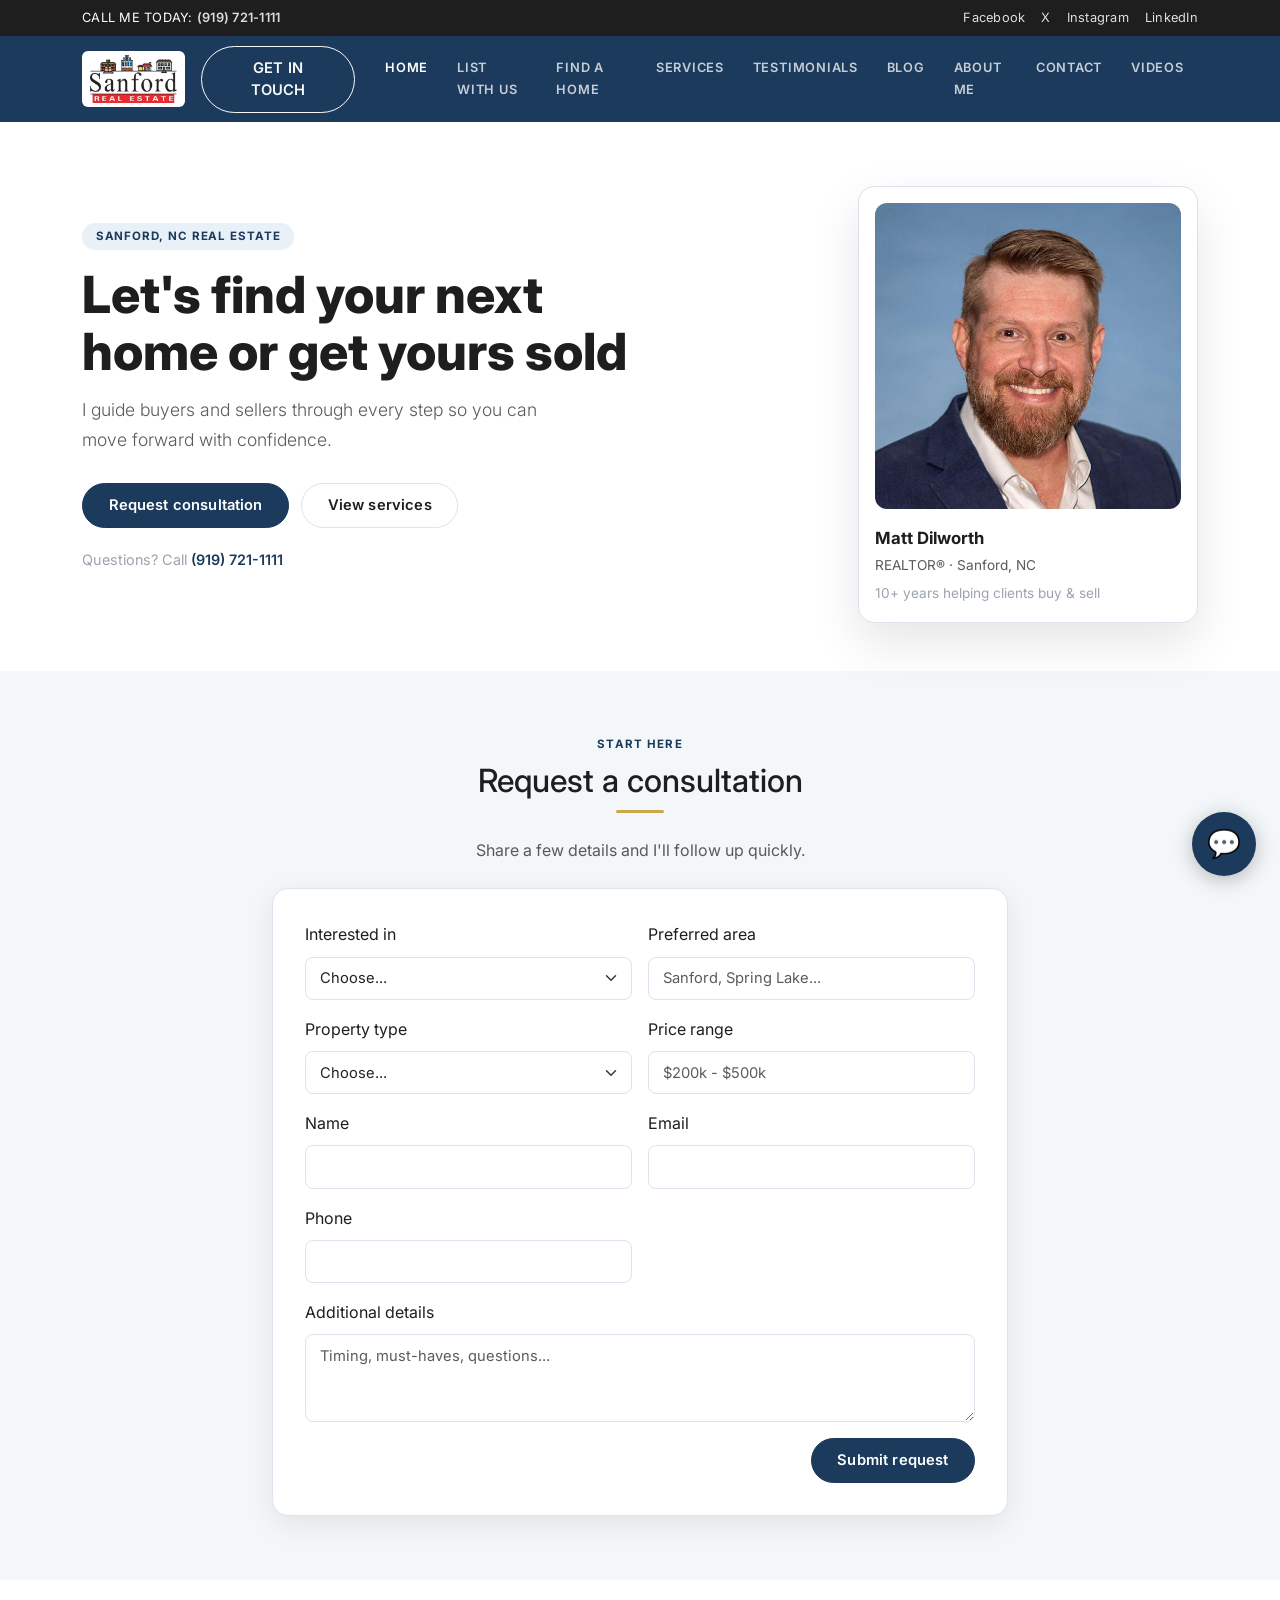
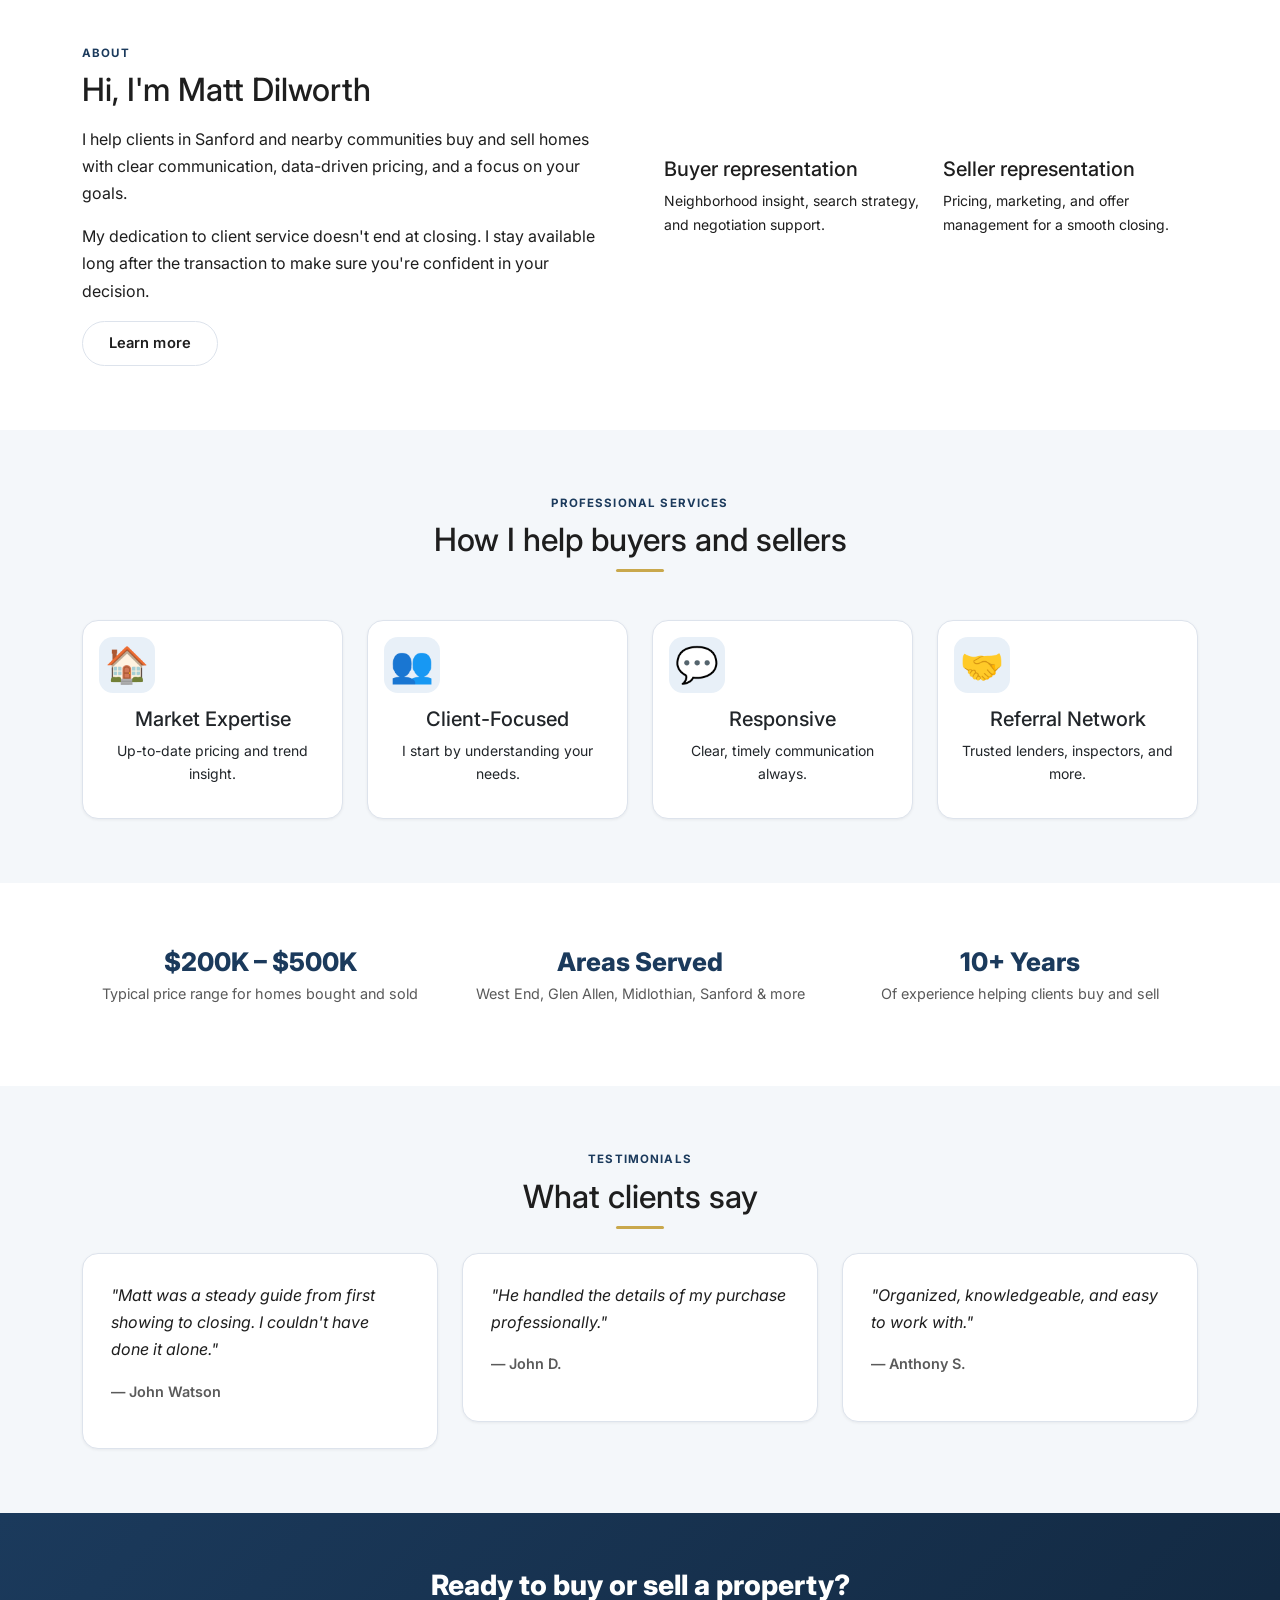
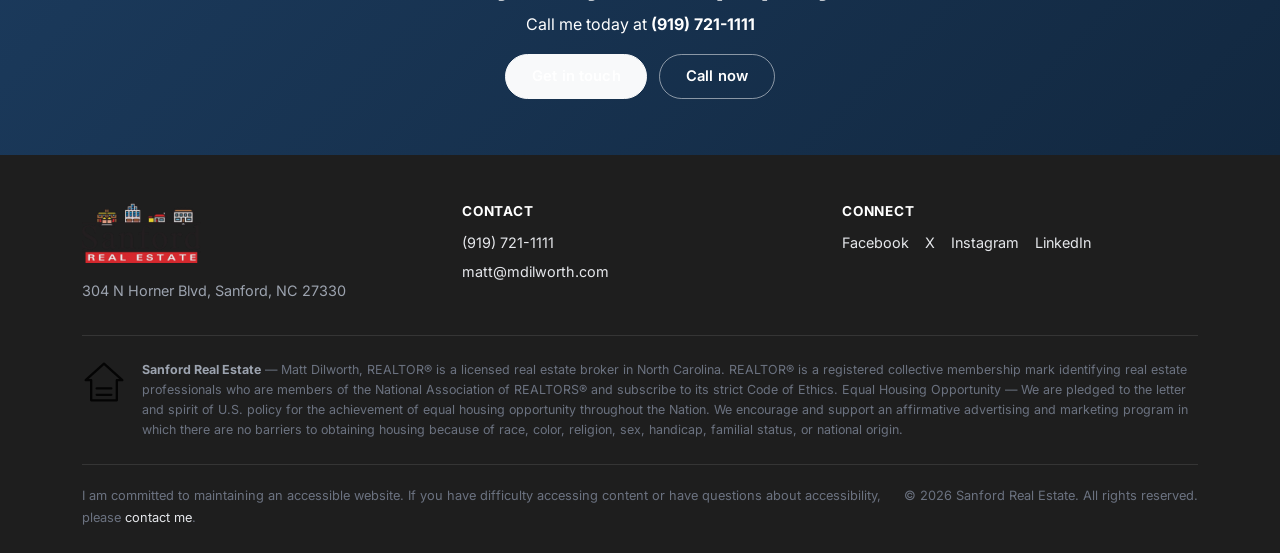
<file: index.html>
<!doctype html>
<html lang="en">
<head>
  <meta charset="utf-8">
  <title>Matt Dilworth | Sanford Real Estate</title>
  <meta name="viewport" content="width=device-width, initial-scale=1">
  <meta name="description" content="Full-service real estate for buyers and sellers in Sanford, NC. Call (919) 721-1111.">
  <link rel="preconnect" href="https://fonts.googleapis.com">
  <link rel="preconnect" href="https://fonts.gstatic.com" crossorigin>
  <link href="https://fonts.googleapis.com/css2?family=Inter:wght@400;600;700;800&display=swap" rel="stylesheet">
  <link href="https://cdn.jsdelivr.net/npm/bootstrap@5.3.3/dist/css/bootstrap.min.css" rel="stylesheet">
  <link href="/css/style.css" rel="stylesheet">
</head>
<body>
  <div id="top-bar"></div>
  <div id="site-nav"></div>

  <!-- Hero -->
  <section class="page-hero-home">
    <div class="container">
      <div class="hero-grid">
        <div class="hero-copy">
          <span class="eyebrow">Sanford, NC Real Estate</span>
          <h1>Let's find your next home or get yours sold</h1>
          <p class="lead">I guide buyers and sellers through every step so you can move forward with confidence.</p>
          <div class="hero-actions">
            <a href="#consultation" class="btn btn-primary btn-lg">Request consultation</a>
            <a href="/services.html" class="btn btn-outline-primary btn-lg">View services</a>
          </div>
          <p class="hero-meta">Questions? Call <a href="tel:+19197211111">(919) 721-1111</a></p>
        </div>
        <div>
          <div class="agent-card">
            <img src="/assets/Headshot-Dilworth-Matt-600x600.jpg" alt="Matt Dilworth, REALTOR®" class="agent-photo">
            <div class="agent-card-body">
              <p class="agent-name">Matt Dilworth</p>
              <p class="agent-role">REALTOR® &middot; Sanford, NC</p>
              <p class="agent-tagline">10+ years helping clients buy &amp; sell</p>
            </div>
          </div>
        </div>
      </div>
    </div>
  </section>

  <!-- Consultation Form -->
  <section id="consultation">
    <div class="container">
      <div class="row justify-content-center">
        <div class="col-lg-8">
          <div class="text-center mb-4">
            <p class="section-label">Start Here</p>
            <h2 class="mb-1">Request a consultation</h2>
            <div class="section-divider"></div>
            <p class="text-muted">Share a few details and I'll follow up quickly.</p>
          </div>
          <form id="lead-form" novalidate>
              <div class="row g-3">
                <div class="col-md-6">
                  <label for="interest" class="form-label">Interested in</label>
                  <select id="interest" class="form-select" required>
                    <option selected disabled value="">Choose...</option>
                    <option value="buying">Buying</option>
                    <option value="selling">Selling</option>
                    <option value="both">Both</option>
                  </select>
                </div>
                <div class="col-md-6">
                  <label for="location" class="form-label">Preferred area</label>
                  <input type="text" class="form-control" id="location" placeholder="Sanford, Spring Lake..." required>
                </div>
                <div class="col-md-6">
                  <label for="propertyType" class="form-label">Property type</label>
                  <select id="propertyType" class="form-select">
                    <option selected disabled value="">Choose...</option>
                    <option value="house">House</option>
                    <option value="apartment">Apartment</option>
                    <option value="house-pool">House with Pool</option>
                    <option value="commercial">Commercial</option>
                    <option value="other">Other</option>
                  </select>
                </div>
                <div class="col-md-6">
                  <label for="priceRange" class="form-label">Price range</label>
                  <input type="text" class="form-control" id="priceRange" placeholder="$200k - $500k">
                </div>
                <div class="col-md-6">
                  <label for="name" class="form-label">Name</label>
                  <input type="text" class="form-control" id="name" required>
                </div>
                <div class="col-md-6">
                  <label for="email" class="form-label">Email</label>
                  <input type="email" class="form-control" id="email" required>
                </div>
                <div class="col-md-6">
                  <label for="phone" class="form-label">Phone</label>
                  <input type="tel" class="form-control" id="phone">
                </div>
                <div class="col-12">
                  <label for="message" class="form-label">Additional details</label>
                  <textarea class="form-control" id="message" rows="3" placeholder="Timing, must-haves, questions..."></textarea>
                </div>
              </div>
              <div class="d-grid d-md-flex justify-content-md-end mt-3">
                <button type="submit" class="btn btn-primary">Submit request</button>
              </div>
              <div id="form-alert" class="alert mt-3 d-none" role="alert"></div>
            </form>
        </div>
      </div>
    </div>
  </section>

  <!-- About -->
  <section>
    <div class="container">
      <div class="row g-5 align-items-center">
        <div class="col-lg-6">
          <p class="section-label">About</p>
          <h2 class="mb-3">Hi, I'm Matt Dilworth</h2>
          <p>I help clients in Sanford and nearby communities buy and sell homes with clear communication, data-driven pricing, and a focus on your goals.</p>
          <p>My dedication to client service doesn't end at closing. I stay available long after the transaction to make sure you're confident in your decision.</p>
          <a href="/about.html" class="btn btn-outline-primary">Learn more</a>
        </div>
        <div class="col-lg-6">
          <div class="row g-4">
            <div class="col-md-6"><h5>Buyer representation</h5><p class="small">Neighborhood insight, search strategy, and negotiation support.</p></div>
            <div class="col-md-6"><h5>Seller representation</h5><p class="small">Pricing, marketing, and offer management for a smooth closing.</p></div>
          </div>
        </div>
      </div>
    </div>
  </section>

  <!-- Services -->
  <section>
    <div class="container text-center">
      <p class="section-label">Professional Services</p>
      <h2 class="mb-1">How I help buyers and sellers</h2>
      <div class="section-divider"></div>
      <div class="row g-4 mt-2">
        <div class="col-md-6 col-lg-3"><div class="card h-100"><div class="card-body"><div class="service-icon">&#127968;</div><h5>Market Expertise</h5><p class="small">Up-to-date pricing and trend insight.</p></div></div></div>
        <div class="col-md-6 col-lg-3"><div class="card h-100"><div class="card-body"><div class="service-icon">&#128101;</div><h5>Client-Focused</h5><p class="small">I start by understanding your needs.</p></div></div></div>
        <div class="col-md-6 col-lg-3"><div class="card h-100"><div class="card-body"><div class="service-icon">&#128172;</div><h5>Responsive</h5><p class="small">Clear, timely communication always.</p></div></div></div>
        <div class="col-md-6 col-lg-3"><div class="card h-100"><div class="card-body"><div class="service-icon">&#129309;</div><h5>Referral Network</h5><p class="small">Trusted lenders, inspectors, and more.</p></div></div></div>
      </div>
    </div>
  </section>

  <!-- Stats -->
  <section>
    <div class="container">
      <div class="row g-4 text-center">
        <div class="col-md-4 stat-item"><h3>$200K – $500K</h3><p>Typical price range for homes bought and sold</p></div>
        <div class="col-md-4 stat-item"><h3>Areas Served</h3><p>West End, Glen Allen, Midlothian, Sanford &amp; more</p></div>
        <div class="col-md-4 stat-item"><h3>10+ Years</h3><p>Of experience helping clients buy and sell</p></div>
      </div>
    </div>
  </section>

  <!-- Testimonials -->
  <section>
    <div class="container">
      <div class="text-center mb-4">
        <p class="section-label">Testimonials</p>
        <h2>What clients say</h2>
        <div class="section-divider"></div>
      </div>
      <div class="row g-4">
        <div class="col-md-4">
          <div class="testimonial-card">
            <p class="testimonial-text">"Matt was a steady guide from first showing to closing. I couldn't have done it alone."</p>
            <p class="testimonial-author">— John Watson</p>
          </div>
        </div>
        <div class="col-md-4">
          <div class="testimonial-card">
            <p class="testimonial-text">"He handled the details of my purchase professionally."</p>
            <p class="testimonial-author">— John D.</p>
          </div>
        </div>
        <div class="col-md-4">
          <div class="testimonial-card">
            <p class="testimonial-text">"Organized, knowledgeable, and easy to work with."</p>
            <p class="testimonial-author">— Anthony S.</p>
          </div>
        </div>
      </div>
    </div>
  </section>

  <div id="cta-band"></div>
  <div id="site-footer"></div>
  <script src="https://cdn.jsdelivr.net/npm/bootstrap@5.3.3/dist/js/bootstrap.bundle.min.js"></script>
  <script src="/js/components.js"></script>
  <script src="/js/forms.js?v=20260612t5"></script>
  <script src="/js/ai-chat.js"></script>
</body>
</html>
</file>
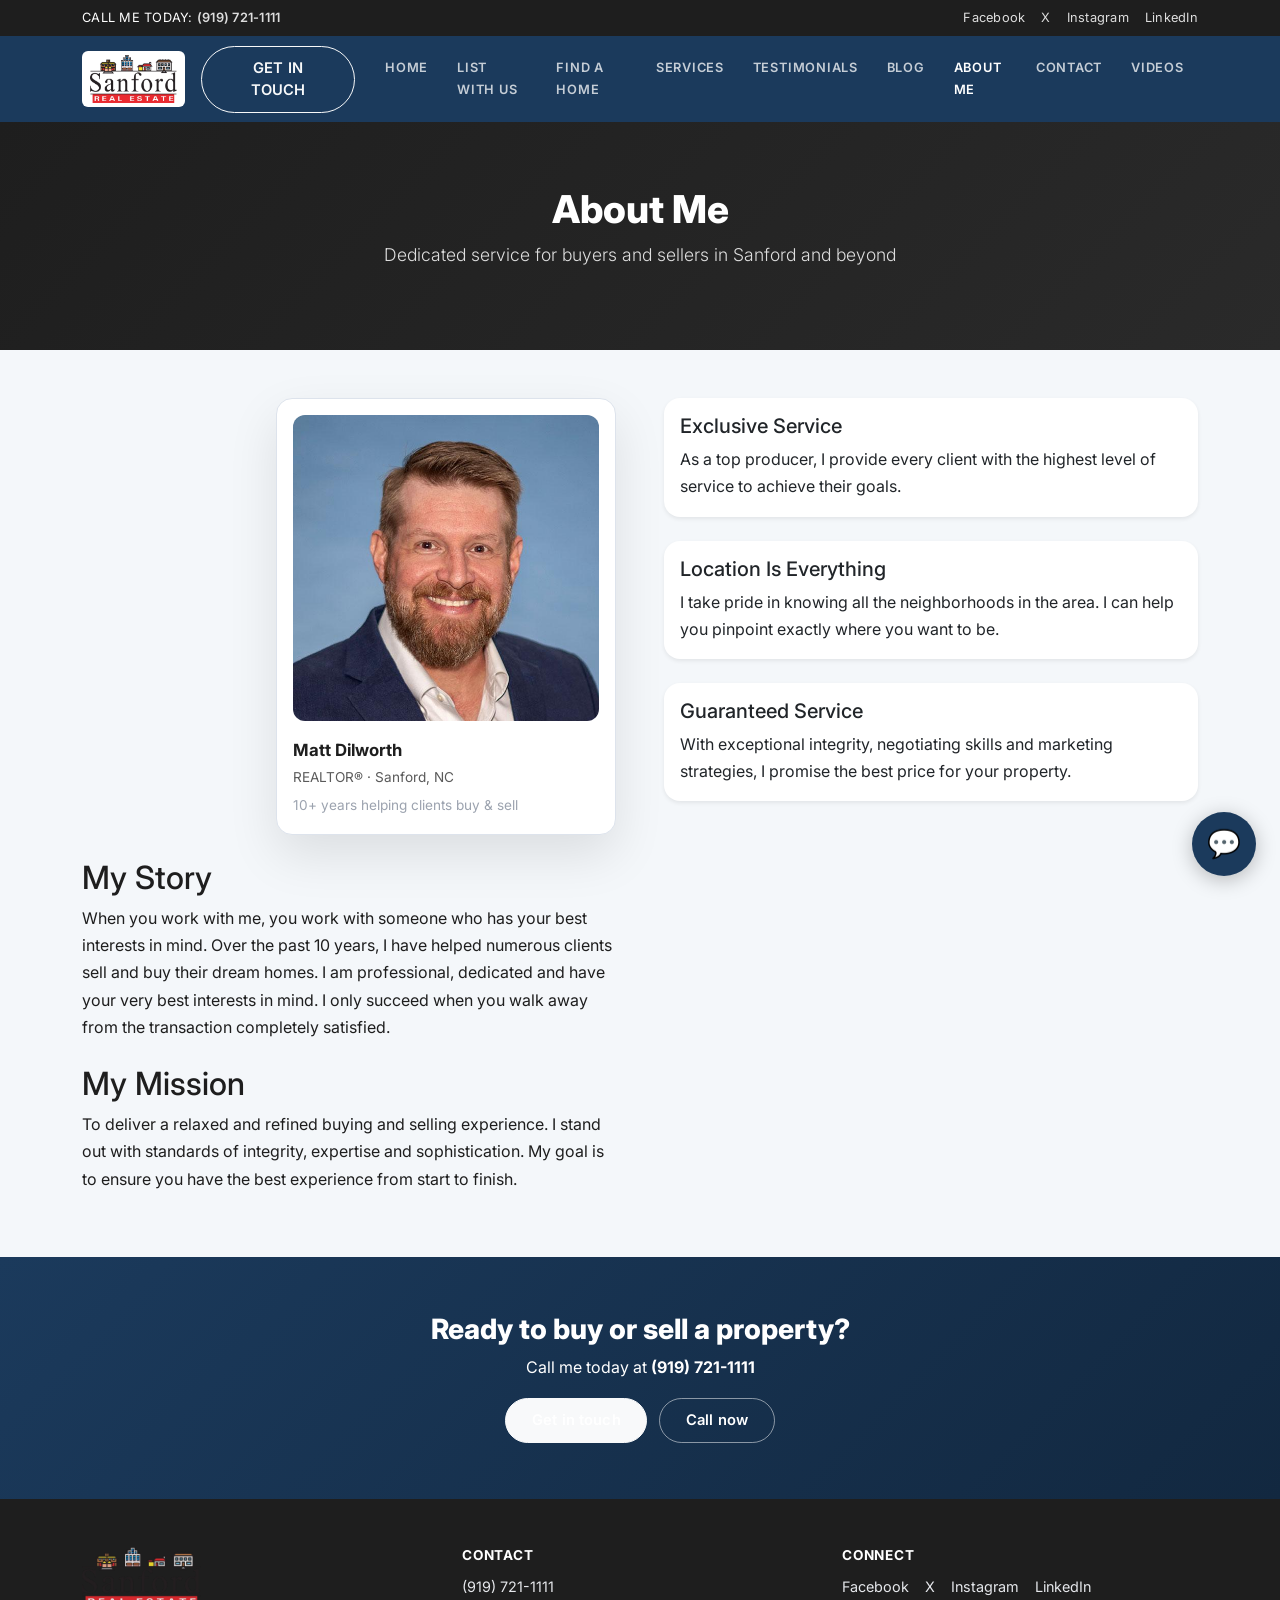
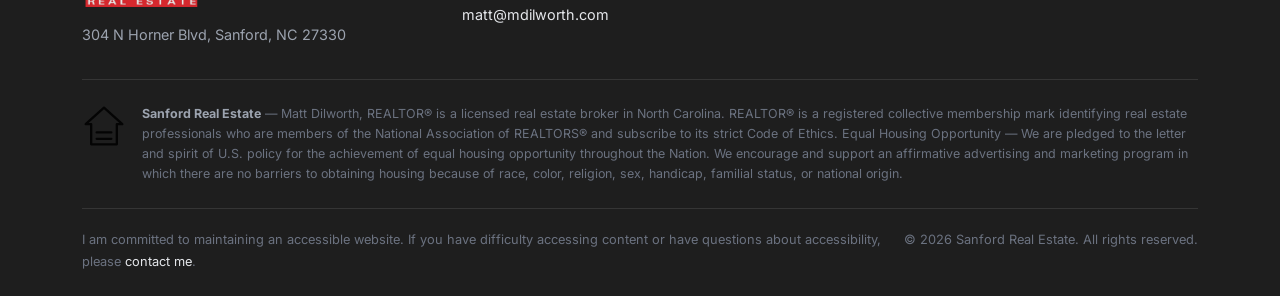
<file: about.html>
<!doctype html>
<html lang="en">
<head>
  <meta charset="utf-8">
  <title>About Me | Matt Dilworth, REALTOR&reg;</title>
  <meta name="viewport" content="width=device-width, initial-scale=1">
  <meta name="description" content="Learn about Matt Dilworth - 10+ years helping buyers and sellers in Sanford, NC.">
  <link rel="preconnect" href="https://fonts.googleapis.com">
  <link rel="preconnect" href="https://fonts.gstatic.com" crossorigin>
  <link href="https://fonts.googleapis.com/css2?family=Inter:wght@400;600;700;800&display=swap" rel="stylesheet">
  <link href="https://cdn.jsdelivr.net/npm/bootstrap@5.3.3/dist/css/bootstrap.min.css" rel="stylesheet">
  <link href="/css/style.css" rel="stylesheet">
</head>
<body>
  <div id="top-bar"></div>
  <div id="site-nav"></div>

  <section class="page-hero">
    <div class="container">
      <h1>About Me</h1>
      <p class="lead">Dedicated service for buyers and sellers in Sanford and beyond</p>
    </div>
  </section>

  <section class="py-5 about-section">
    <div class="container">
      <div class="row g-5">
        <div class="col-lg-6">
          <div class="agent-card mb-4">
            <img src="/assets/Headshot-Dilworth-Matt-600x600.jpg" alt="Matt Dilworth, REALTOR®" class="agent-photo">
            <div class="agent-card-body">
              <p class="agent-name">Matt Dilworth</p>
              <p class="agent-role">REALTOR® &middot; Sanford, NC</p>
              <p class="agent-tagline">10+ years helping clients buy &amp; sell</p>
            </div>
          </div>
          <h2>My Story</h2>
          <p>When you work with me, you work with someone who has your best interests in mind. Over the past 10 years, I have helped numerous clients sell and buy their dream homes. I am professional, dedicated and have your very best interests in mind. I only succeed when you walk away from the transaction completely satisfied.</p>
          <h2 class="mt-4">My Mission</h2>
          <p>To deliver a relaxed and refined buying and selling experience. I stand out with standards of integrity, expertise and sophistication. My goal is to ensure you have the best experience from start to finish.</p>
        </div>
        <div class="col-lg-6">
          <div class="row g-4">
            <div class="col-md-12"><div class="card border-0 shadow-sm"><div class="card-body"><h5>Exclusive Service</h5><p class="mb-0">As a top producer, I provide every client with the highest level of service to achieve their goals.</p></div></div></div>
            <div class="col-md-12"><div class="card border-0 shadow-sm"><div class="card-body"><h5>Location Is Everything</h5><p class="mb-0">I take pride in knowing all the neighborhoods in the area. I can help you pinpoint exactly where you want to be.</p></div></div></div>
            <div class="col-md-12"><div class="card border-0 shadow-sm"><div class="card-body"><h5>Guaranteed Service</h5><p class="mb-0">With exceptional integrity, negotiating skills and marketing strategies, I promise the best price for your property.</p></div></div></div>
          </div>
        </div>
      </div>
    </div>
  </section>

  <div id="cta-band"></div>
  <div id="site-footer"></div>
  <script src="https://cdn.jsdelivr.net/npm/bootstrap@5.3.3/dist/js/bootstrap.bundle.min.js"></script>
  <script src="/js/components.js"></script>
  <script src="/js/forms.js"></script>
  <script src="/js/ai-chat.js"></script>
</body>
</html>
</file>
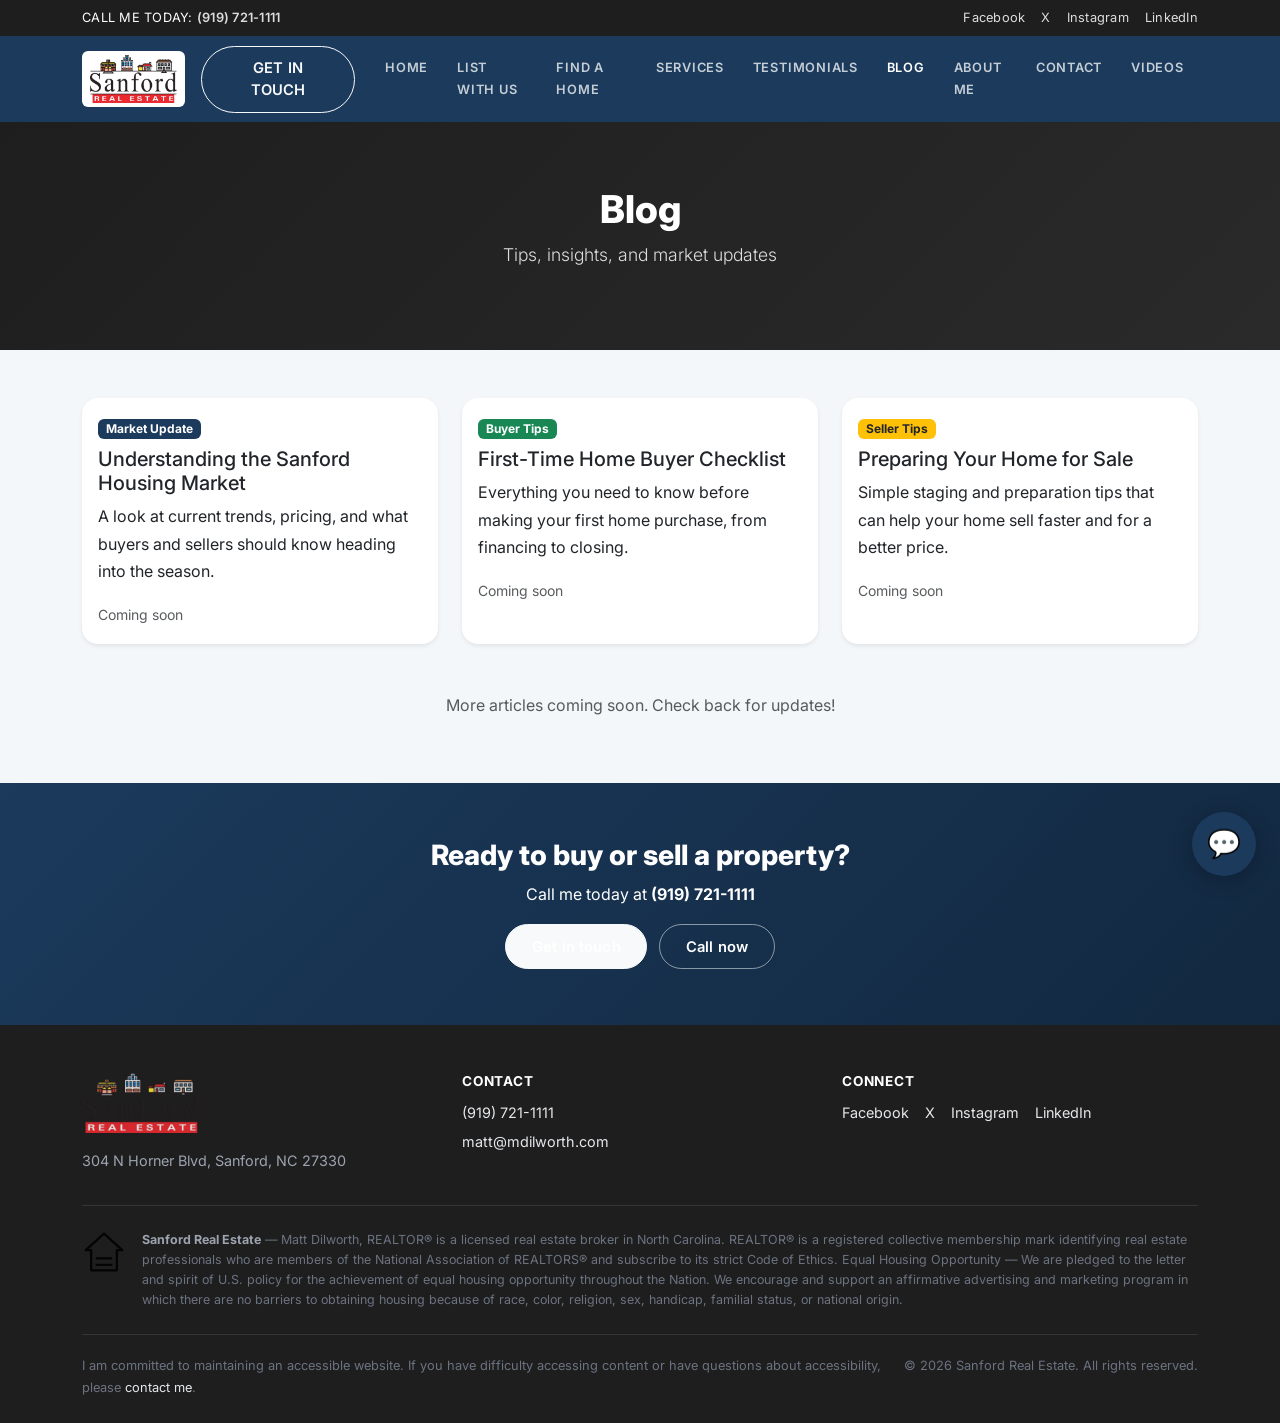
<file: blog.html>
<!doctype html>
<html lang="en">
<head>
  <meta charset="utf-8">
  <title>Blog | Matt Dilworth, REALTOR&reg;</title>
  <meta name="viewport" content="width=device-width, initial-scale=1">
  <meta name="description" content="Real estate tips, market updates, and home buying advice from Matt Dilworth in Sanford, NC.">
  <link rel="preconnect" href="https://fonts.googleapis.com">
  <link rel="preconnect" href="https://fonts.gstatic.com" crossorigin>
  <link href="https://fonts.googleapis.com/css2?family=Inter:wght@400;600;700;800&display=swap" rel="stylesheet">
  <link href="https://cdn.jsdelivr.net/npm/bootstrap@5.3.3/dist/css/bootstrap.min.css" rel="stylesheet">
  <link href="/css/style.css" rel="stylesheet">
</head>
<body>
  <div id="top-bar"></div>
  <div id="site-nav"></div>

  <section class="page-hero">
    <div class="container">
      <h1>Blog</h1>
      <p class="lead">Tips, insights, and market updates</p>
    </div>
  </section>

  <section class="py-5">
    <div class="container">
      <div class="row g-4">
        <div class="col-md-6 col-lg-4">
          <div class="card h-100 border-0 shadow-sm">
            <div class="card-body">
              <span class="badge bg-primary mb-2">Market Update</span>
              <h5 class="card-title">Understanding the Sanford Housing Market</h5>
              <p class="card-text">A look at current trends, pricing, and what buyers and sellers should know heading into the season.</p>
              <small class="text-muted">Coming soon</small>
            </div>
          </div>
        </div>
        <div class="col-md-6 col-lg-4">
          <div class="card h-100 border-0 shadow-sm">
            <div class="card-body">
              <span class="badge bg-success mb-2">Buyer Tips</span>
              <h5 class="card-title">First-Time Home Buyer Checklist</h5>
              <p class="card-text">Everything you need to know before making your first home purchase, from financing to closing.</p>
              <small class="text-muted">Coming soon</small>
            </div>
          </div>
        </div>
        <div class="col-md-6 col-lg-4">
          <div class="card h-100 border-0 shadow-sm">
            <div class="card-body">
              <span class="badge bg-warning text-dark mb-2">Seller Tips</span>
              <h5 class="card-title">Preparing Your Home for Sale</h5>
              <p class="card-text">Simple staging and preparation tips that can help your home sell faster and for a better price.</p>
              <small class="text-muted">Coming soon</small>
            </div>
          </div>
        </div>
      </div>
      <div class="text-center mt-5">
        <p class="text-muted">More articles coming soon. Check back for updates!</p>
      </div>
    </div>
  </section>

  <div id="cta-band"></div>
  <div id="site-footer"></div>
  <script src="https://cdn.jsdelivr.net/npm/bootstrap@5.3.3/dist/js/bootstrap.bundle.min.js"></script>
  <script src="/js/components.js"></script>
  <script src="/js/forms.js"></script>
  <script src="/js/ai-chat.js"></script>
</body>
</html>
</file>
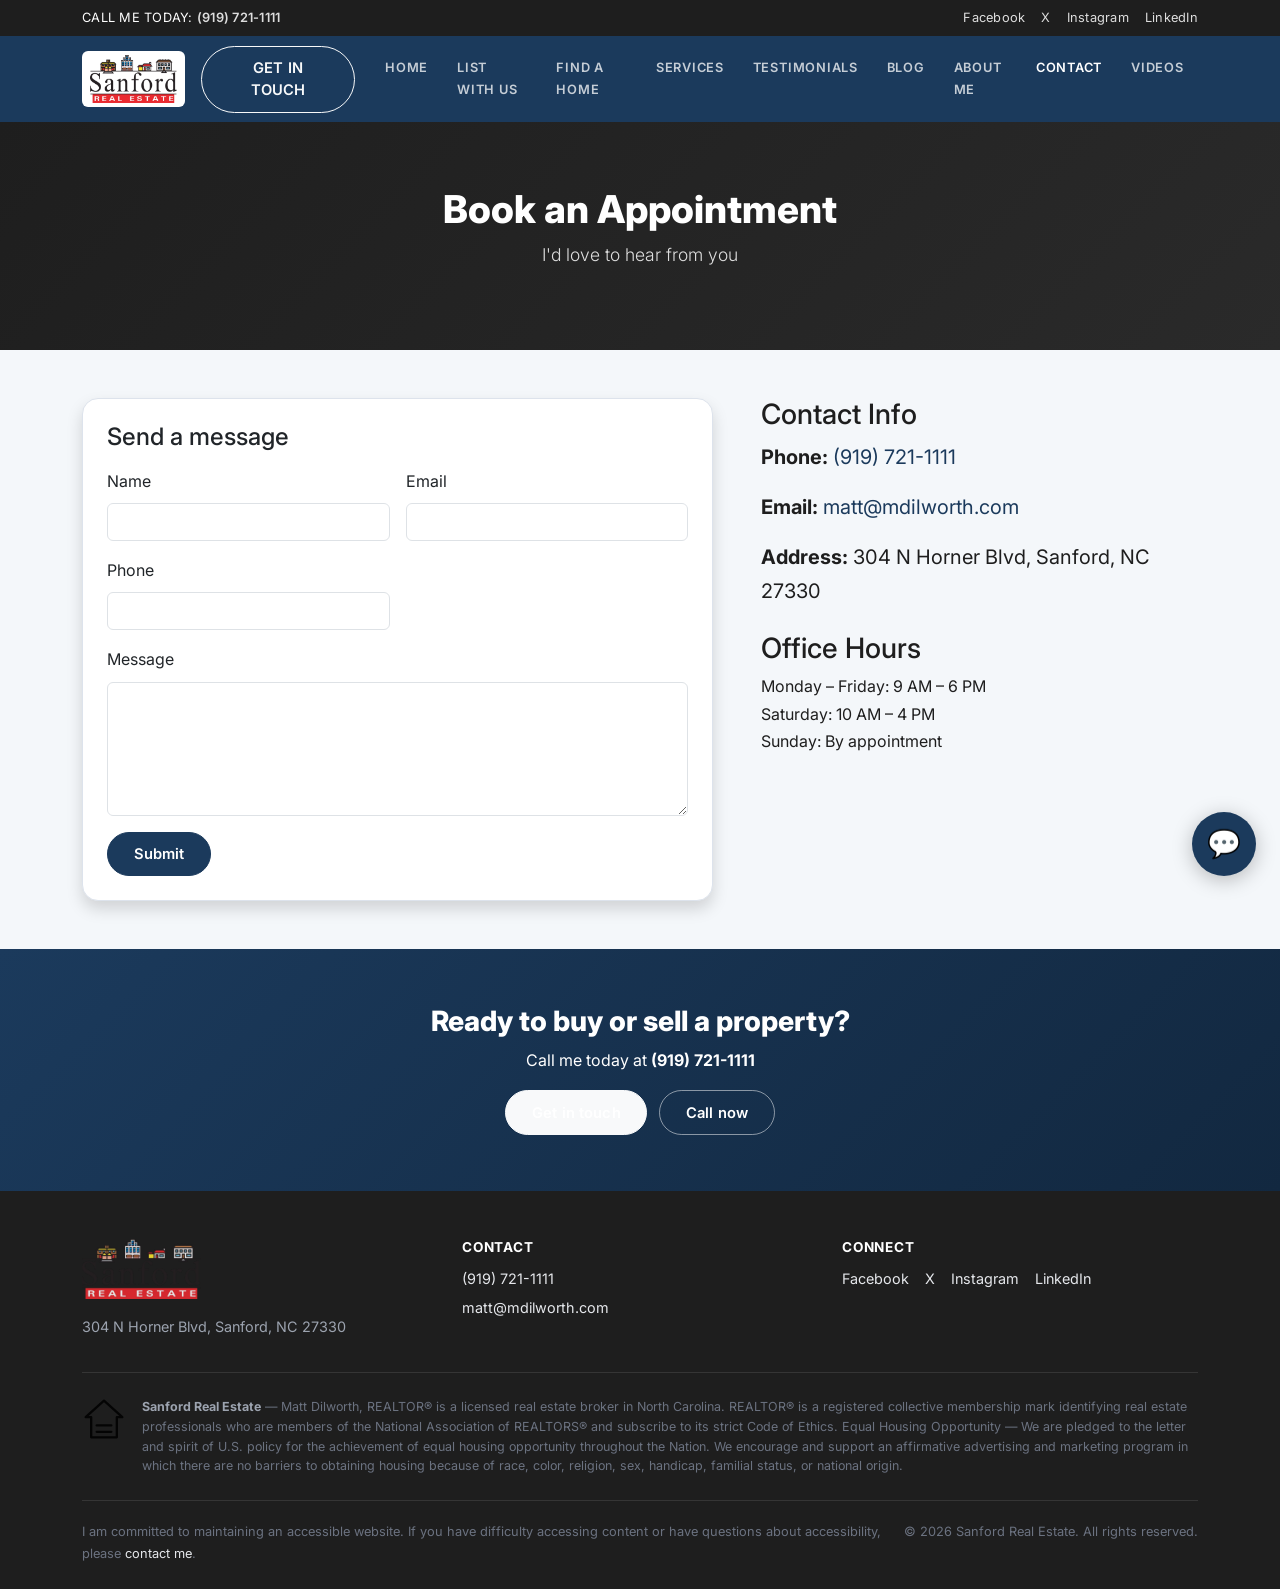
<file: contact.html>
<!doctype html>
<html lang="en">
<head>
  <meta charset="utf-8">
  <title>Contact | Matt Dilworth, REALTOR&reg;</title>
  <meta name="viewport" content="width=device-width, initial-scale=1">
  <meta name="description" content="Get in touch with Matt Dilworth for buying or selling real estate in Sanford, NC.">
  <link rel="preconnect" href="https://fonts.googleapis.com">
  <link rel="preconnect" href="https://fonts.gstatic.com" crossorigin>
  <link href="https://fonts.googleapis.com/css2?family=Inter:wght@400;600;700;800&display=swap" rel="stylesheet">
  <link href="https://cdn.jsdelivr.net/npm/bootstrap@5.3.3/dist/css/bootstrap.min.css" rel="stylesheet">
  <link href="/css/style.css" rel="stylesheet">
</head>
<body>
  <div id="top-bar"></div>
  <div id="site-nav"></div>

  <section class="page-hero">
    <div class="container">
      <h1>Book an Appointment</h1>
      <p class="lead">I'd love to hear from you</p>
    </div>
  </section>

  <section class="py-5">
    <div class="container">
      <div class="row g-5">
        <div class="col-lg-7">
          <div class="card shadow">
            <div class="card-body p-4">
              <h2 class="h4 mb-3">Send a message</h2>
              <div id="contact-alert" class="alert d-none mb-3" role="alert"></div>
              <form id="contact-form" novalidate>
                <div class="row g-3">
                  <div class="col-md-6">
                    <label for="contactName" class="form-label">Name</label>
                    <input type="text" class="form-control" id="contactName" required>
                  </div>
                  <div class="col-md-6">
                    <label for="contactEmail" class="form-label">Email</label>
                    <input type="email" class="form-control" id="contactEmail" required>
                  </div>
                  <div class="col-md-6">
                    <label for="contactPhone" class="form-label">Phone</label>
                    <input type="tel" class="form-control" id="contactPhone">
                  </div>
                  <div class="col-12">
                    <label for="contactMessage" class="form-label">Message</label>
                    <textarea class="form-control" id="contactMessage" rows="5" required></textarea>
                  </div>
                  <div class="col-12">
                    <button type="submit" class="btn btn-primary btn-lg">Submit</button>
                  </div>
                </div>
              </form>
            </div>
          </div>
        </div>
        <div class="col-lg-5">
          <h3>Contact Info</h3>
          <ul class="list-unstyled fs-5">
            <li class="mb-3"><strong>Phone:</strong> <a href="tel:+19197211111">(919) 721-1111</a></li>
            <li class="mb-3"><strong>Email:</strong> <a href="mailto:matt@mdilworth.com">matt@mdilworth.com</a></li>
            <li class="mb-3"><strong>Address:</strong> 304 N Horner Blvd, Sanford, NC 27330</li>
          </ul>
          <h3 class="mt-4">Office Hours</h3>
          <p>Monday &ndash; Friday: 9 AM &ndash; 6 PM<br>Saturday: 10 AM &ndash; 4 PM<br>Sunday: By appointment</p>
        </div>
      </div>
    </div>
  </section>

  <div id="cta-band"></div>
  <div id="site-footer"></div>
  <script src="https://cdn.jsdelivr.net/npm/bootstrap@5.3.3/dist/js/bootstrap.bundle.min.js"></script>
  <script src="/js/components.js"></script>
  <script src="/js/forms.js?v=20260612t5"></script>
  <script src="/js/ai-chat.js"></script>
</body>
</html>
</file>
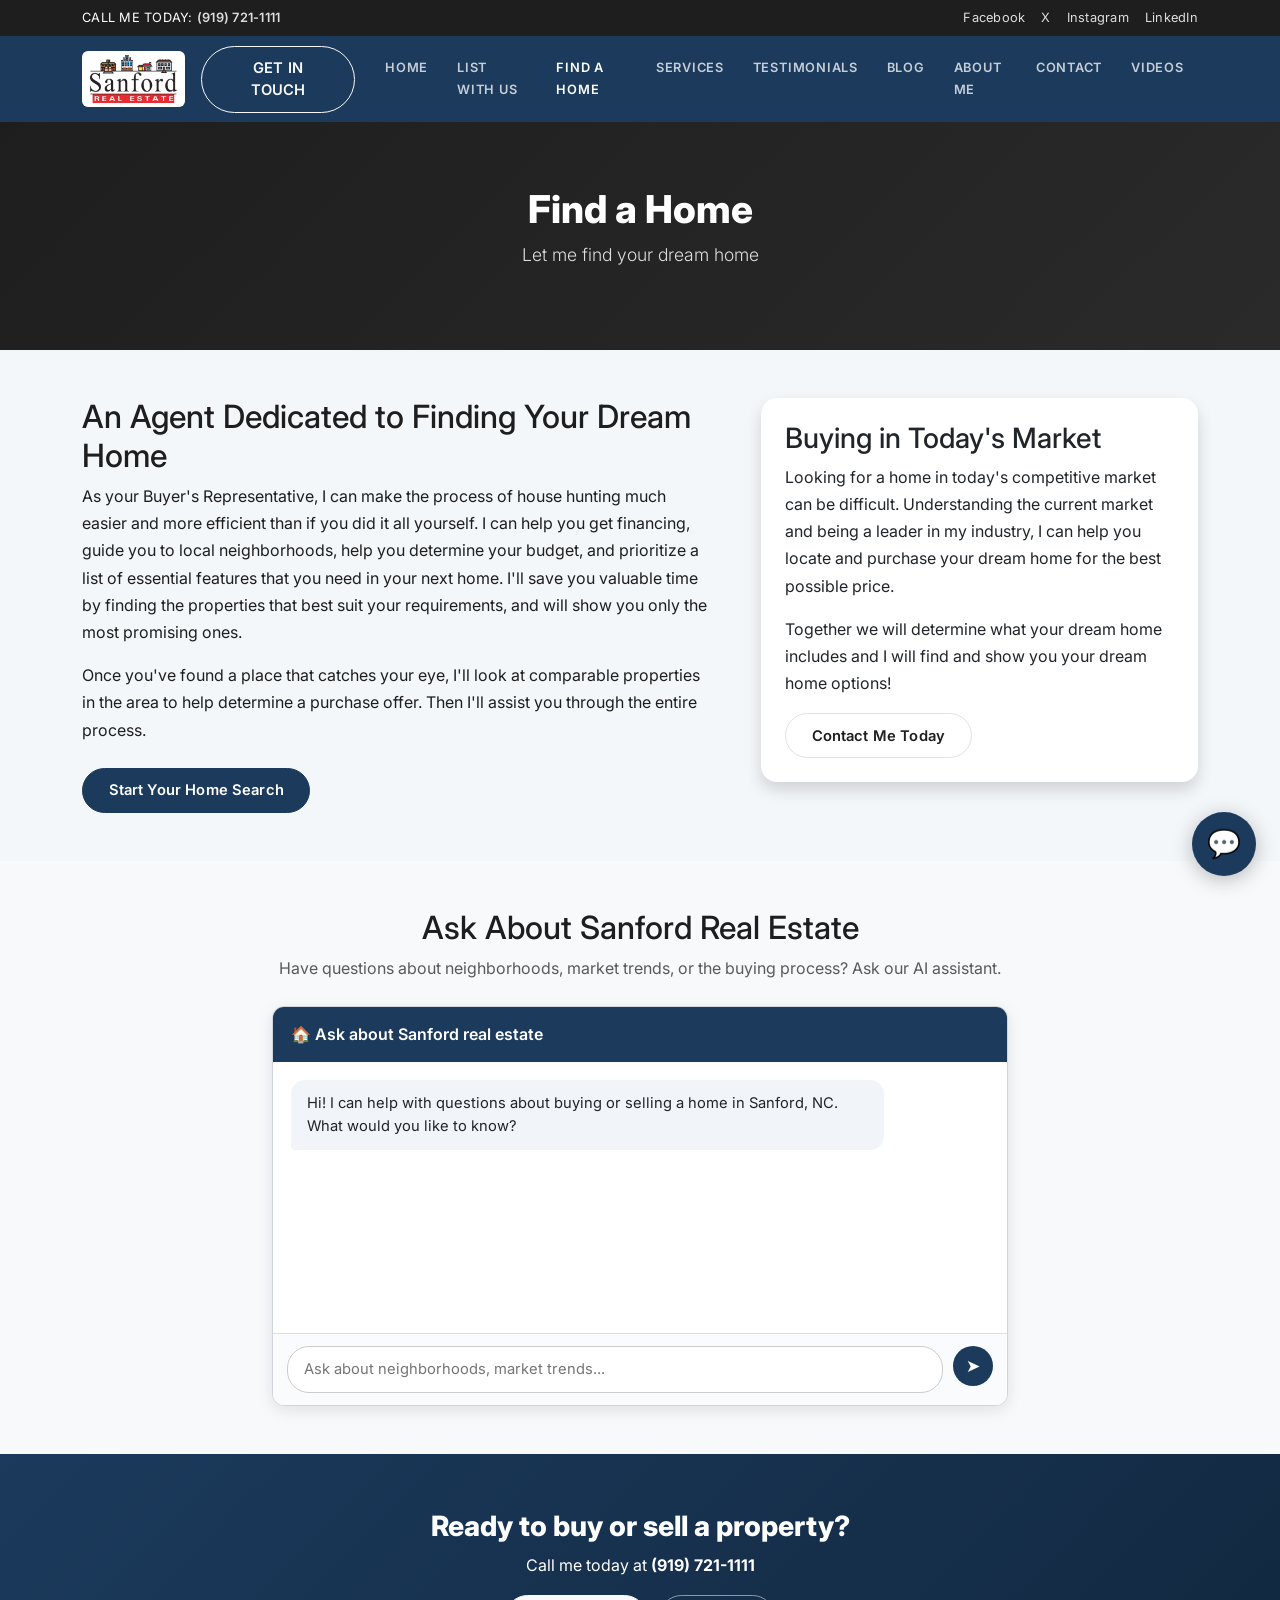
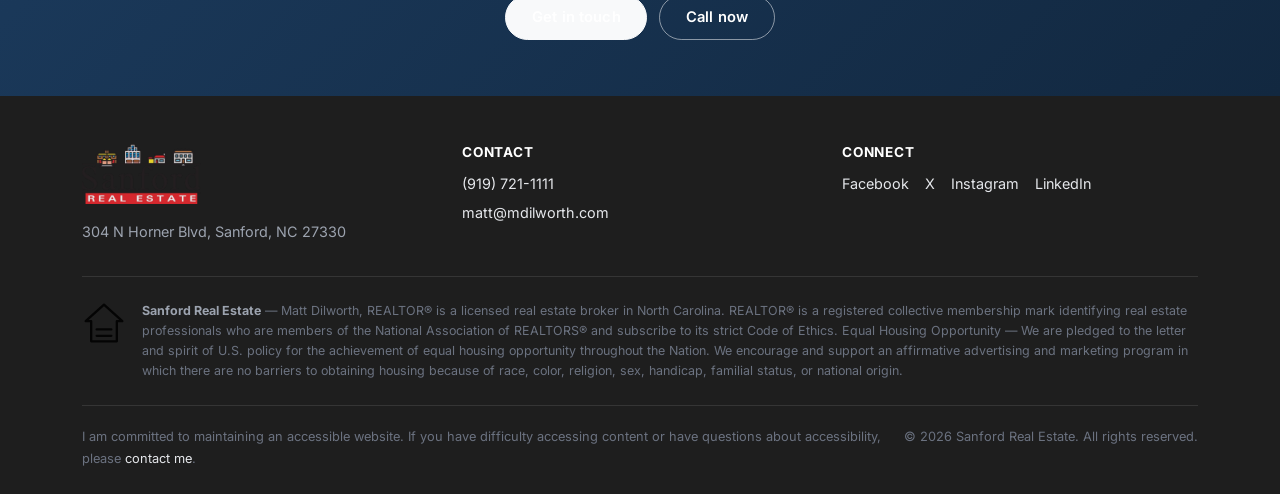
<file: find-a-home.html>
<!doctype html>
<html lang="en">
<head>
  <meta charset="utf-8">
  <title>Find a Home | Matt Dilworth, REALTOR&reg;</title>
  <meta name="viewport" content="width=device-width, initial-scale=1">
  <meta name="description" content="Find your dream home in Sanford, NC with Matt Dilworth - buyer representation and guidance.">
  <link rel="preconnect" href="https://fonts.googleapis.com">
  <link rel="preconnect" href="https://fonts.gstatic.com" crossorigin>
  <link href="https://fonts.googleapis.com/css2?family=Inter:wght@400;600;700;800&display=swap" rel="stylesheet">
  <link href="https://cdn.jsdelivr.net/npm/bootstrap@5.3.3/dist/css/bootstrap.min.css" rel="stylesheet">
  <link href="/css/style.css" rel="stylesheet">
</head>
<body>
  <div id="top-bar"></div>
  <div id="site-nav"></div>

  <section class="page-hero">
    <div class="container">
      <h1>Find a Home</h1>
      <p class="lead">Let me find your dream home</p>
    </div>
  </section>

  <section class="py-5">
    <div class="container">
      <div class="row g-5">
        <div class="col-lg-7">
          <h2>An Agent Dedicated to Finding Your Dream Home</h2>
          <p>As your Buyer's Representative, I can make the process of house hunting much easier and more efficient than if you did it all yourself. I can help you get financing, guide you to local neighborhoods, help you determine your budget, and prioritize a list of essential features that you need in your next home. I'll save you valuable time by finding the properties that best suit your requirements, and will show you only the most promising ones.</p>
          <p>Once you've found a place that catches your eye, I'll look at comparable properties in the area to help determine a purchase offer. Then I'll assist you through the entire process.</p>
          <a href="/contact.html" class="btn btn-primary btn-lg mt-2">Start Your Home Search</a>
        </div>
        <div class="col-lg-5">
          <div class="card border-0 shadow">
            <div class="card-body p-4">
              <h3>Buying in Today's Market</h3>
              <p>Looking for a home in today's competitive market can be difficult. Understanding the current market and being a leader in my industry, I can help you locate and purchase your dream home for the best possible price.</p>
              <p>Together we will determine what your dream home includes and I will find and show you your dream home options!</p>
              <a href="/contact.html" class="btn btn-outline-primary">Contact Me Today</a>
            </div>
          </div>
        </div>
      </div>
    </div>
  </section>

  <!-- AI Home Search Assistant -->
  <section class="py-5 bg-light">
    <div class="container">
      <div class="row justify-content-center">
        <div class="col-lg-8">
          <div class="text-center mb-4">
            <h2>Ask About Sanford Real Estate</h2>
            <p class="text-muted">Have questions about neighborhoods, market trends, or the buying process? Ask our AI assistant.</p>
          </div>
          <div id="ai-chat-embed"></div>
        </div>
      </div>
    </div>
  </section>

  <div id="cta-band"></div>
  <div id="site-footer"></div>
  <script src="https://cdn.jsdelivr.net/npm/bootstrap@5.3.3/dist/js/bootstrap.bundle.min.js"></script>
  <script src="/js/components.js"></script>
  <script src="/js/forms.js"></script>
  <script src="/js/ai-chat.js"></script>
  <script>AiChat.initEmbedded("#ai-chat-embed");</script>
</body>
</html>
</file>
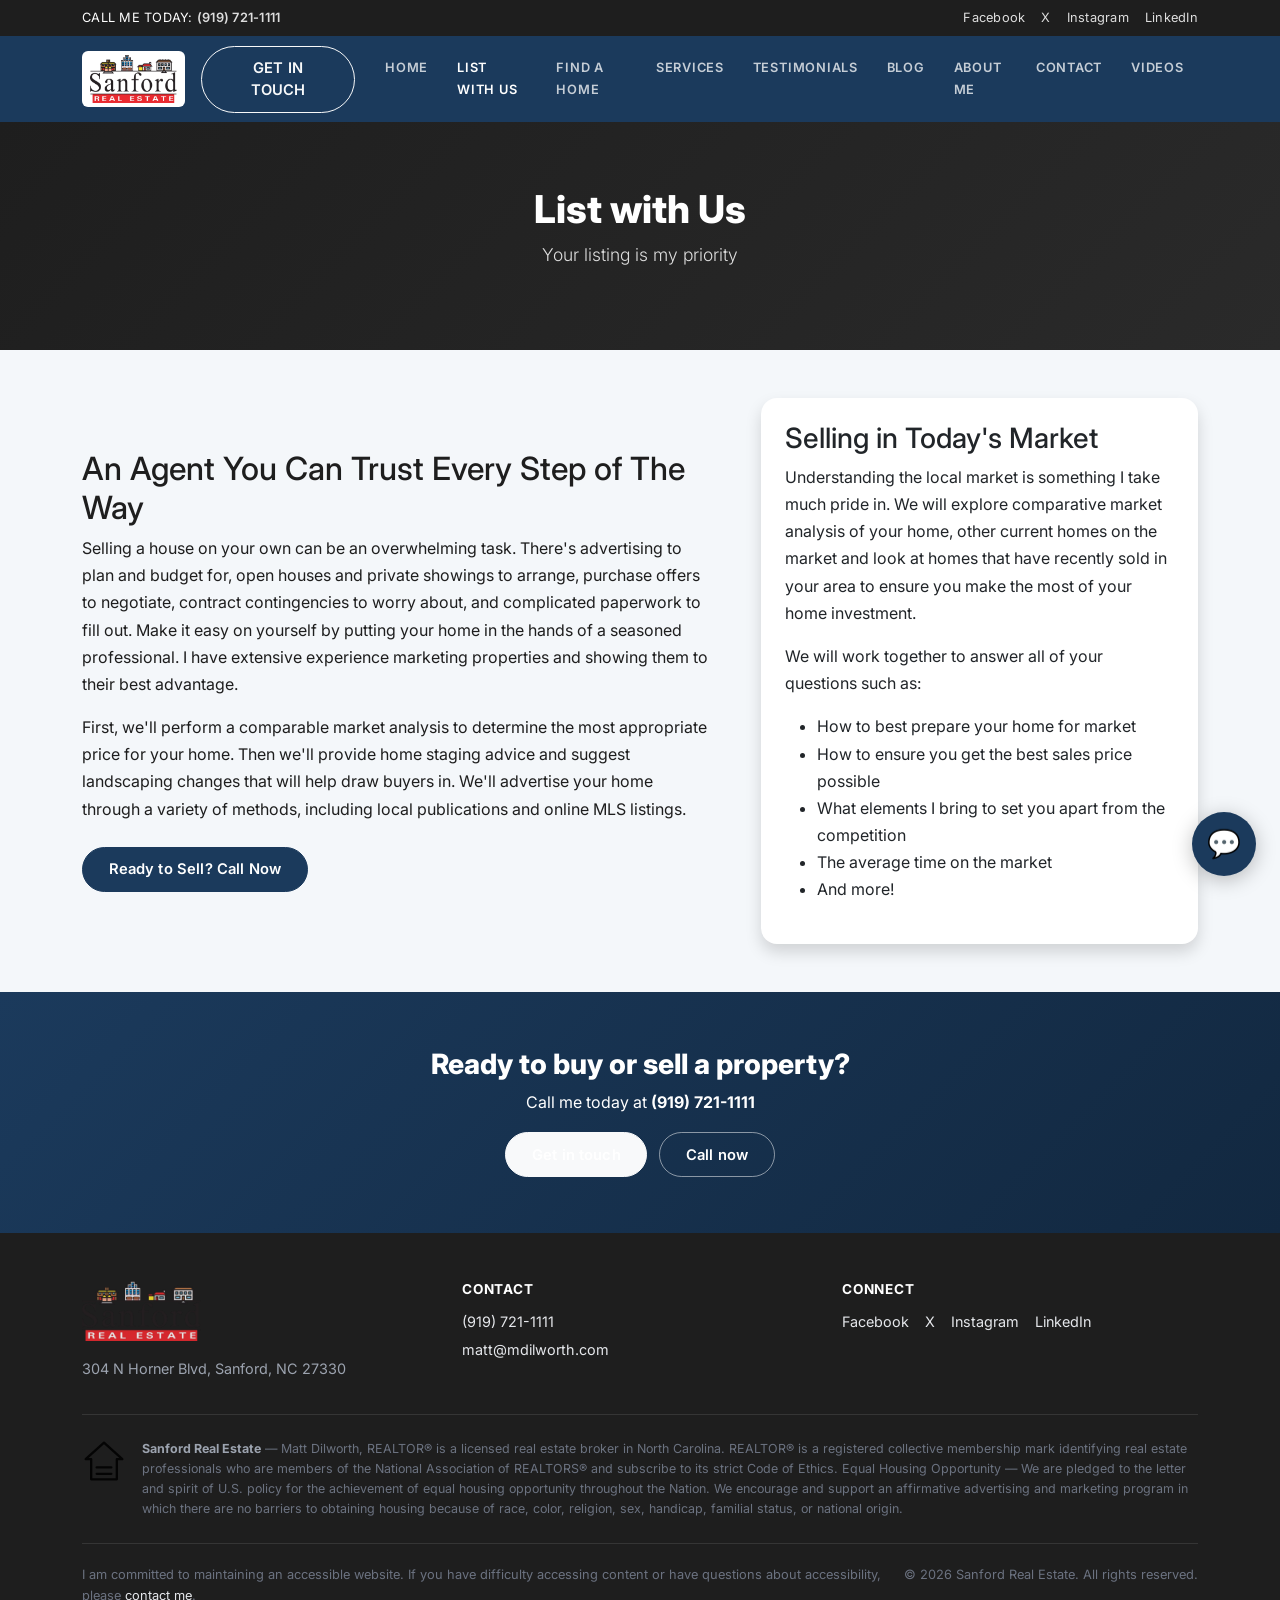
<file: list-with-us.html>
<!doctype html>
<html lang="en">
<head>
  <meta charset="utf-8">
  <title>List with Us | Matt Dilworth, REALTOR&reg;</title>
  <meta name="viewport" content="width=device-width, initial-scale=1">
  <meta name="description" content="Sell your home with Matt Dilworth - expert pricing, marketing, and negotiation in Sanford, NC.">
  <link rel="preconnect" href="https://fonts.googleapis.com">
  <link rel="preconnect" href="https://fonts.gstatic.com" crossorigin>
  <link href="https://fonts.googleapis.com/css2?family=Inter:wght@400;600;700;800&display=swap" rel="stylesheet">
  <link href="https://cdn.jsdelivr.net/npm/bootstrap@5.3.3/dist/css/bootstrap.min.css" rel="stylesheet">
  <link href="/css/style.css" rel="stylesheet">
</head>
<body>
  <div id="top-bar"></div>
  <div id="site-nav"></div>

  <section class="page-hero">
    <div class="container">
      <h1>List with Us</h1>
      <p class="lead">Your listing is my priority</p>
    </div>
  </section>

  <section class="py-5">
    <div class="container">
      <div class="row g-5 align-items-center">
        <div class="col-lg-7">
          <h2>An Agent You Can Trust Every Step of The Way</h2>
          <p>Selling a house on your own can be an overwhelming task. There's advertising to plan and budget for, open houses and private showings to arrange, purchase offers to negotiate, contract contingencies to worry about, and complicated paperwork to fill out. Make it easy on yourself by putting your home in the hands of a seasoned professional. I have extensive experience marketing properties and showing them to their best advantage.</p>
          <p>First, we'll perform a comparable market analysis to determine the most appropriate price for your home. Then we'll provide home staging advice and suggest landscaping changes that will help draw buyers in. We'll advertise your home through a variety of methods, including local publications and online MLS listings.</p>
          <a href="tel:+19197211111" class="btn btn-primary btn-lg mt-2">Ready to Sell? Call Now</a>
        </div>
        <div class="col-lg-5">
          <div class="card border-0 shadow">
            <div class="card-body p-4">
              <h3>Selling in Today's Market</h3>
              <p>Understanding the local market is something I take much pride in. We will explore comparative market analysis of your home, other current homes on the market and look at homes that have recently sold in your area to ensure you make the most of your home investment.</p>
              <p>We will work together to answer all of your questions such as:</p>
              <ul>
                <li>How to best prepare your home for market</li>
                <li>How to ensure you get the best sales price possible</li>
                <li>What elements I bring to set you apart from the competition</li>
                <li>The average time on the market</li>
                <li>And more!</li>
              </ul>
            </div>
          </div>
        </div>
      </div>
    </div>
  </section>

  <div id="cta-band"></div>
  <div id="site-footer"></div>
  <script src="https://cdn.jsdelivr.net/npm/bootstrap@5.3.3/dist/js/bootstrap.bundle.min.js"></script>
  <script src="/js/components.js"></script>
  <script src="/js/forms.js"></script>
  <script src="/js/ai-chat.js"></script>
</body>
</html>
</file>
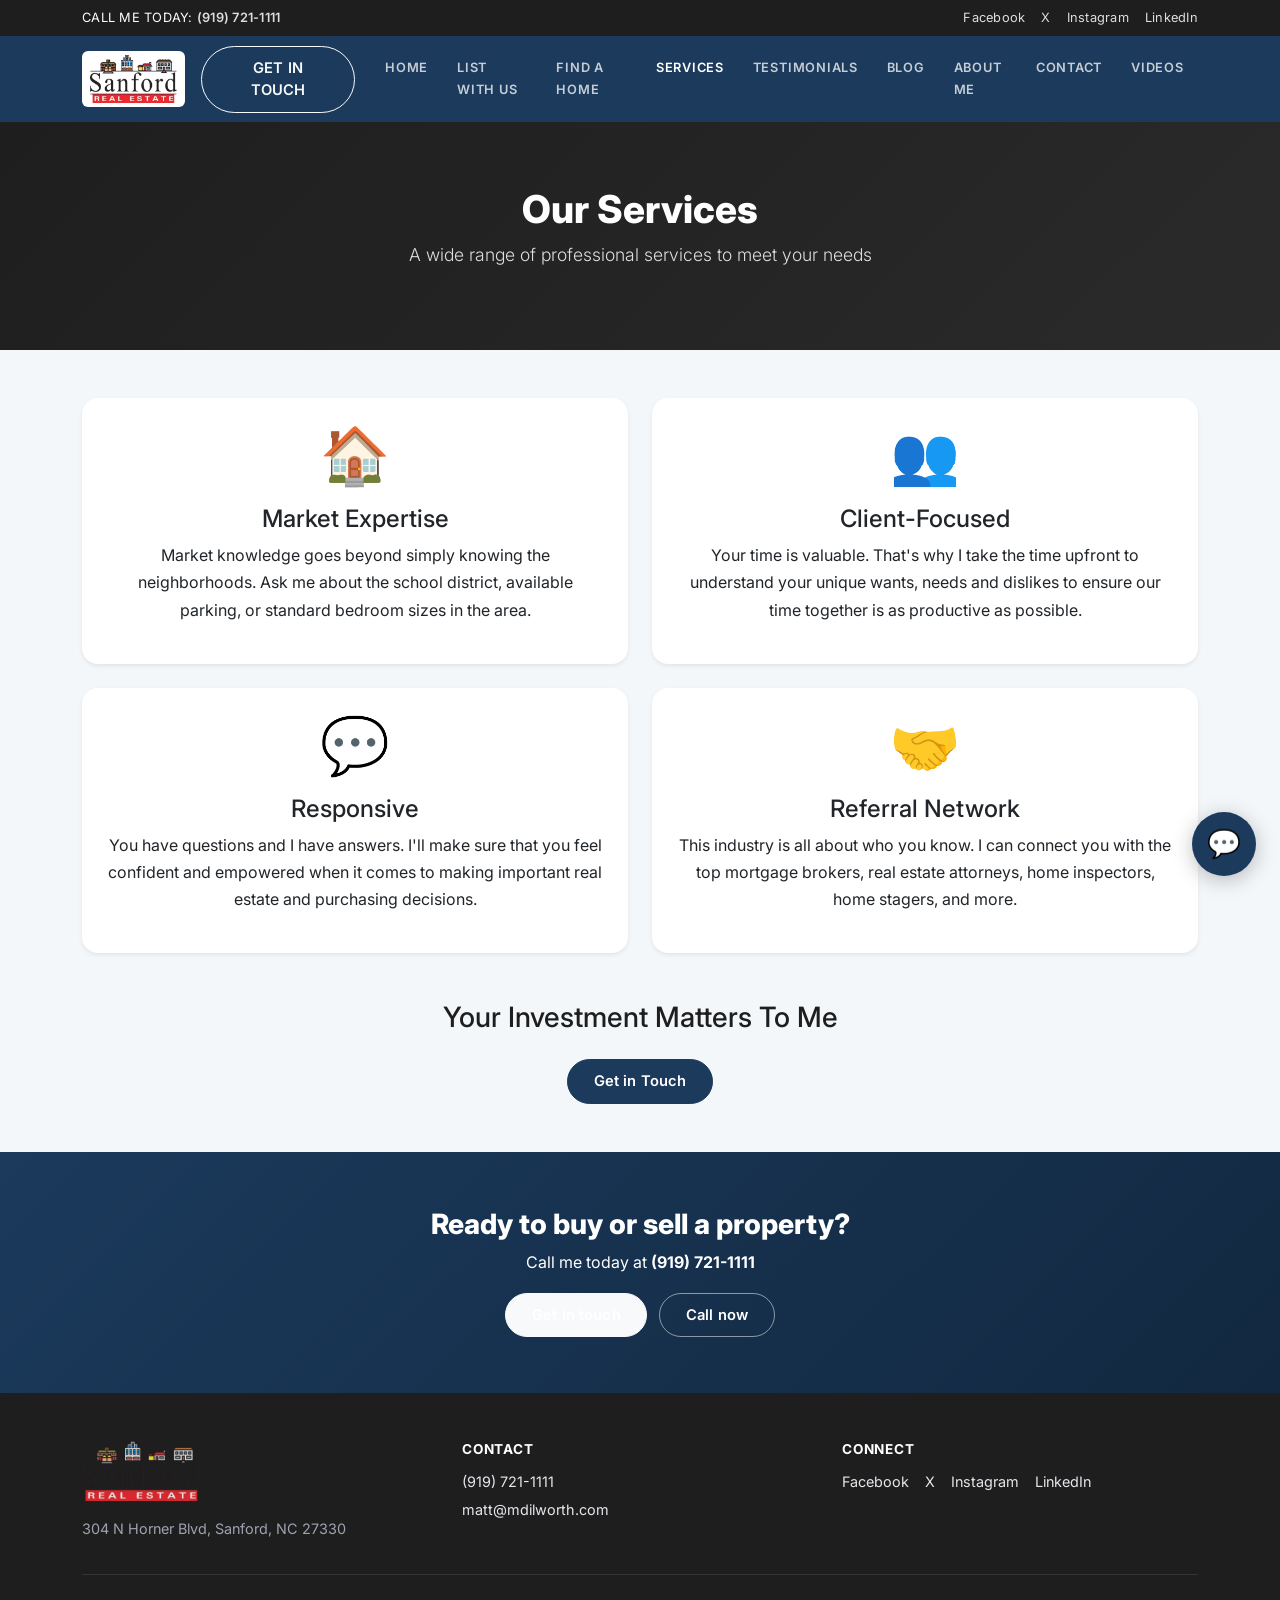
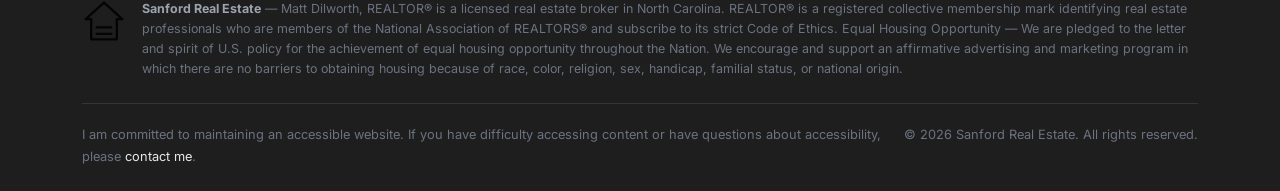
<file: services.html>
<!doctype html>
<html lang="en">
<head>
  <meta charset="utf-8">
  <title>Services | Matt Dilworth, REALTOR&reg;</title>
  <meta name="viewport" content="width=device-width, initial-scale=1">
  <meta name="description" content="Professional real estate services - market expertise, client-focused approach, responsive communication, and referral network.">
  <link rel="preconnect" href="https://fonts.googleapis.com">
  <link rel="preconnect" href="https://fonts.gstatic.com" crossorigin>
  <link href="https://fonts.googleapis.com/css2?family=Inter:wght@400;600;700;800&display=swap" rel="stylesheet">
  <link href="https://cdn.jsdelivr.net/npm/bootstrap@5.3.3/dist/css/bootstrap.min.css" rel="stylesheet">
  <link href="/css/style.css" rel="stylesheet">
</head>
<body>
  <div id="top-bar"></div>
  <div id="site-nav"></div>

  <section class="page-hero">
    <div class="container">
      <h1>Our Services</h1>
      <p class="lead">A wide range of professional services to meet your needs</p>
    </div>
  </section>

  <section class="py-5">
    <div class="container">
      <div class="row g-4">
        <div class="col-md-6">
          <div class="card h-100 border-0 shadow-sm">
            <div class="card-body text-center p-4">
              <div class="display-4 mb-3">&#127968;</div>
              <h4>Market Expertise</h4>
              <p>Market knowledge goes beyond simply knowing the neighborhoods. Ask me about the school district, available parking, or standard bedroom sizes in the area.</p>
            </div>
          </div>
        </div>
        <div class="col-md-6">
          <div class="card h-100 border-0 shadow-sm">
            <div class="card-body text-center p-4">
              <div class="display-4 mb-3">&#128101;</div>
              <h4>Client-Focused</h4>
              <p>Your time is valuable. That's why I take the time upfront to understand your unique wants, needs and dislikes to ensure our time together is as productive as possible.</p>
            </div>
          </div>
        </div>
        <div class="col-md-6">
          <div class="card h-100 border-0 shadow-sm">
            <div class="card-body text-center p-4">
              <div class="display-4 mb-3">&#128172;</div>
              <h4>Responsive</h4>
              <p>You have questions and I have answers. I'll make sure that you feel confident and empowered when it comes to making important real estate and purchasing decisions.</p>
            </div>
          </div>
        </div>
        <div class="col-md-6">
          <div class="card h-100 border-0 shadow-sm">
            <div class="card-body text-center p-4">
              <div class="display-4 mb-3">&#129309;</div>
              <h4>Referral Network</h4>
              <p>This industry is all about who you know. I can connect you with the top mortgage brokers, real estate attorneys, home inspectors, home stagers, and more.</p>
            </div>
          </div>
        </div>
      </div>
      <div class="text-center mt-5">
        <h3>Your Investment Matters To Me</h3>
        <a href="/contact.html" class="btn btn-primary btn-lg mt-3">Get in Touch</a>
      </div>
    </div>
  </section>

  <div id="cta-band"></div>
  <div id="site-footer"></div>
  <script src="https://cdn.jsdelivr.net/npm/bootstrap@5.3.3/dist/js/bootstrap.bundle.min.js"></script>
  <script src="/js/components.js"></script>
  <script src="/js/forms.js"></script>
  <script src="/js/ai-chat.js"></script>
</body>
</html>
</file>
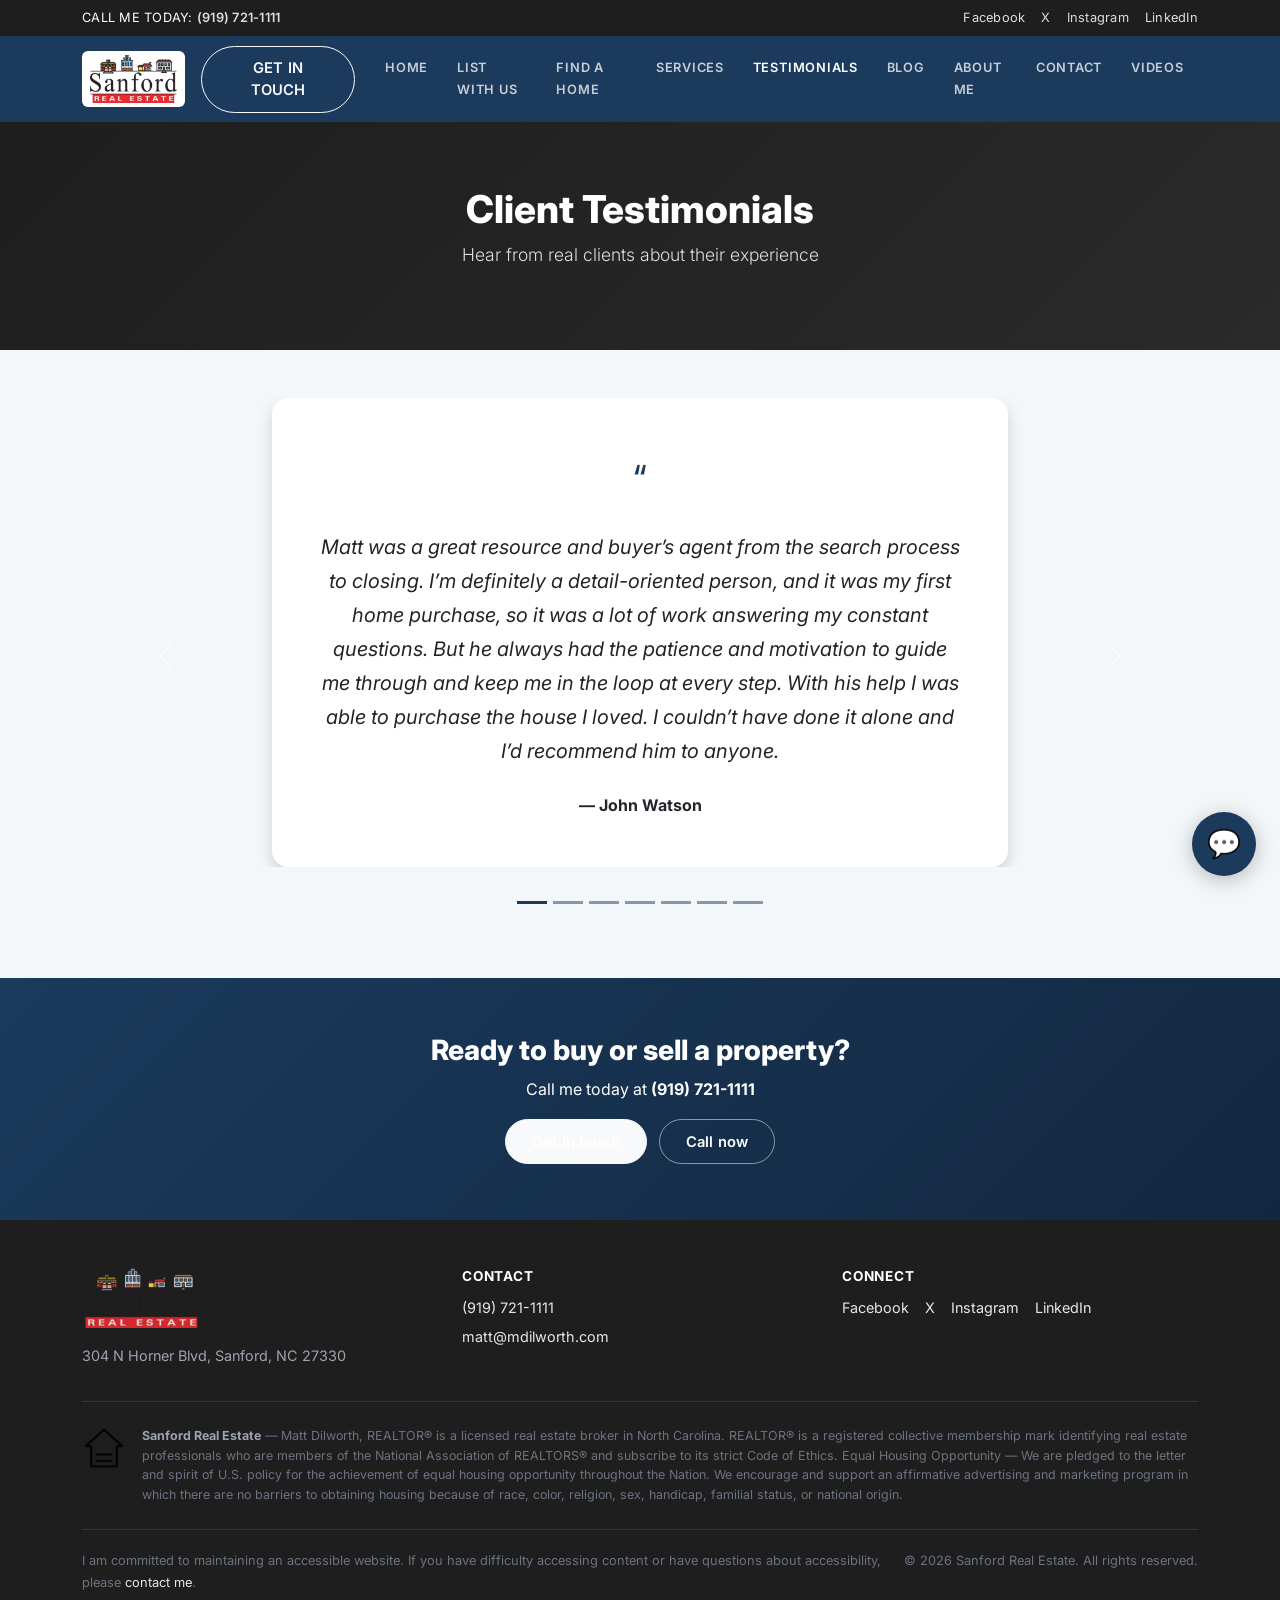
<file: testimonials.html>
<!doctype html>
<html lang="en">
<head>
  <meta charset="utf-8">
  <title>Testimonials | Matt Dilworth, REALTOR&reg;</title>
  <meta name="viewport" content="width=device-width, initial-scale=1">
  <meta name="description" content="Read what clients say about working with Matt Dilworth in Sanford, NC real estate.">
  <link rel="preconnect" href="https://fonts.googleapis.com">
  <link rel="preconnect" href="https://fonts.gstatic.com" crossorigin>
  <link href="https://fonts.googleapis.com/css2?family=Inter:wght@400;600;700;800&display=swap" rel="stylesheet">
  <link href="https://cdn.jsdelivr.net/npm/bootstrap@5.3.3/dist/css/bootstrap.min.css" rel="stylesheet">
  <link href="/css/style.css" rel="stylesheet">
</head>
<body>
  <div id="top-bar"></div>
  <div id="site-nav"></div>

  <section class="page-hero">
    <div class="container">
      <h1>Client Testimonials</h1>
      <p class="lead">Hear from real clients about their experience</p>
    </div>
  </section>

  <section class="py-5">
    <div class="container">
      <div id="testimonialCarousel" class="carousel slide" data-bs-ride="carousel" data-bs-interval="5000">

        <div class="carousel-inner">
          <div class="carousel-item active">
            <div class="row justify-content-center">
              <div class="col-lg-8">
                <div class="card border-0 shadow text-center p-4 p-lg-5">
                  <div class="fs-1 text-primary mb-3">&ldquo;</div>
                  <p class="fs-5 fst-italic mb-4">Matt was a great resource and buyer&rsquo;s agent from the search process to closing. I&rsquo;m definitely a detail-oriented person, and it was my first home purchase, so it was a lot of work answering my constant questions. But he always had the patience and motivation to guide me through and keep me in the loop at every step. With his help I was able to purchase the house I loved. I couldn&rsquo;t have done it alone and I&rsquo;d recommend him to anyone.</p>
                  <p class="fw-bold mb-0">&mdash; John Watson</p>
                </div>
              </div>
            </div>
          </div>
          <div class="carousel-item">
            <div class="row justify-content-center">
              <div class="col-lg-8">
                <div class="card border-0 shadow text-center p-4 p-lg-5">
                  <div class="fs-1 text-primary mb-3">&ldquo;</div>
                  <p class="fs-5 fst-italic mb-4">Matthew handled my purchase with great professionalism.</p>
                  <p class="fw-bold mb-0">&mdash; John D.</p>
                </div>
              </div>
            </div>
          </div>
          <div class="carousel-item">
            <div class="row justify-content-center">
              <div class="col-lg-8">
                <div class="card border-0 shadow text-center p-4 p-lg-5">
                  <div class="fs-1 text-primary mb-3">&ldquo;</div>
                  <p class="fs-5 fst-italic mb-4">Matthew did a great job helping me find what I was looking for in a home. Organized, knowledgeable and friendly.</p>
                  <p class="fw-bold mb-0">&mdash; Anthony S.</p>
                </div>
              </div>
            </div>
          </div>
          <div class="carousel-item">
            <div class="row justify-content-center">
              <div class="col-lg-8">
                <div class="card border-0 shadow text-center p-4 p-lg-5">
                  <div class="fs-1 text-primary mb-3">&ldquo;</div>
                  <p class="fs-5 fst-italic mb-4">They sold our house in 5 days!</p>
                  <p class="fw-bold mb-0">&mdash; Scott P.</p>
                </div>
              </div>
            </div>
          </div>
          <div class="carousel-item">
            <div class="row justify-content-center">
              <div class="col-lg-8">
                <div class="card border-0 shadow text-center p-4 p-lg-5">
                  <div class="fs-1 text-primary mb-3">&ldquo;</div>
                  <p class="fs-5 fst-italic mb-4">As first time home buyers, we couldn&rsquo;t have asked for a better experience. They were with us every step of the way!</p>
                  <p class="fw-bold mb-0">&mdash; The Stapeltons</p>
                </div>
              </div>
            </div>
          </div>
          <div class="carousel-item">
            <div class="row justify-content-center">
              <div class="col-lg-8">
                <div class="card border-0 shadow text-center p-4 p-lg-5">
                  <div class="fs-1 text-primary mb-3">&ldquo;</div>
                  <p class="fs-5 fst-italic mb-4">They made relocating to be closer to our grandchildren the most pleasant experience. We love our new home!</p>
                  <p class="fw-bold mb-0">&mdash; Grandma Z.</p>
                </div>
              </div>
            </div>
          </div>
          <div class="carousel-item">
            <div class="row justify-content-center">
              <div class="col-lg-8">
                <div class="card border-0 shadow text-center p-4 p-lg-5">
                  <div class="fs-1 text-primary mb-3">&ldquo;</div>
                  <p class="fs-5 fst-italic mb-4">Relocating to a new area is scary. They not only knew what neighborhood would be perfect for our family, but they also understood the market and got us a great deal!</p>
                  <p class="fw-bold mb-0">&mdash; The Smith Family</p>
                </div>
              </div>
            </div>
          </div>
        </div><!-- /.carousel-inner -->

        <button class="carousel-control-prev" type="button" data-bs-target="#testimonialCarousel" data-bs-slide="prev">
          <span class="carousel-control-prev-icon"></span>
          <span class="visually-hidden">Previous</span>
        </button>
        <button class="carousel-control-next" type="button" data-bs-target="#testimonialCarousel" data-bs-slide="next">
          <span class="carousel-control-next-icon"></span>
          <span class="visually-hidden">Next</span>
        </button>

        <div class="carousel-indicators position-relative mt-4">
          <button type="button" data-bs-target="#testimonialCarousel" data-bs-slide-to="0" class="active bg-primary" aria-current="true" aria-label="Slide 1"></button>
          <button type="button" data-bs-target="#testimonialCarousel" data-bs-slide-to="1" class="bg-primary" aria-label="Slide 2"></button>
          <button type="button" data-bs-target="#testimonialCarousel" data-bs-slide-to="2" class="bg-primary" aria-label="Slide 3"></button>
          <button type="button" data-bs-target="#testimonialCarousel" data-bs-slide-to="3" class="bg-primary" aria-label="Slide 4"></button>
          <button type="button" data-bs-target="#testimonialCarousel" data-bs-slide-to="4" class="bg-primary" aria-label="Slide 5"></button>
          <button type="button" data-bs-target="#testimonialCarousel" data-bs-slide-to="5" class="bg-primary" aria-label="Slide 6"></button>
          <button type="button" data-bs-target="#testimonialCarousel" data-bs-slide-to="6" class="bg-primary" aria-label="Slide 7"></button>
        </div>

      </div><!-- /#testimonialCarousel -->
    </div>
  </section>

  <div id="cta-band"></div>
  <div id="site-footer"></div>
  <script src="https://cdn.jsdelivr.net/npm/bootstrap@5.3.3/dist/js/bootstrap.bundle.min.js"></script>
  <script src="/js/components.js"></script>
  <script src="/js/forms.js"></script>
  <script src="/js/ai-chat.js"></script>
</body>
</html>
</file>
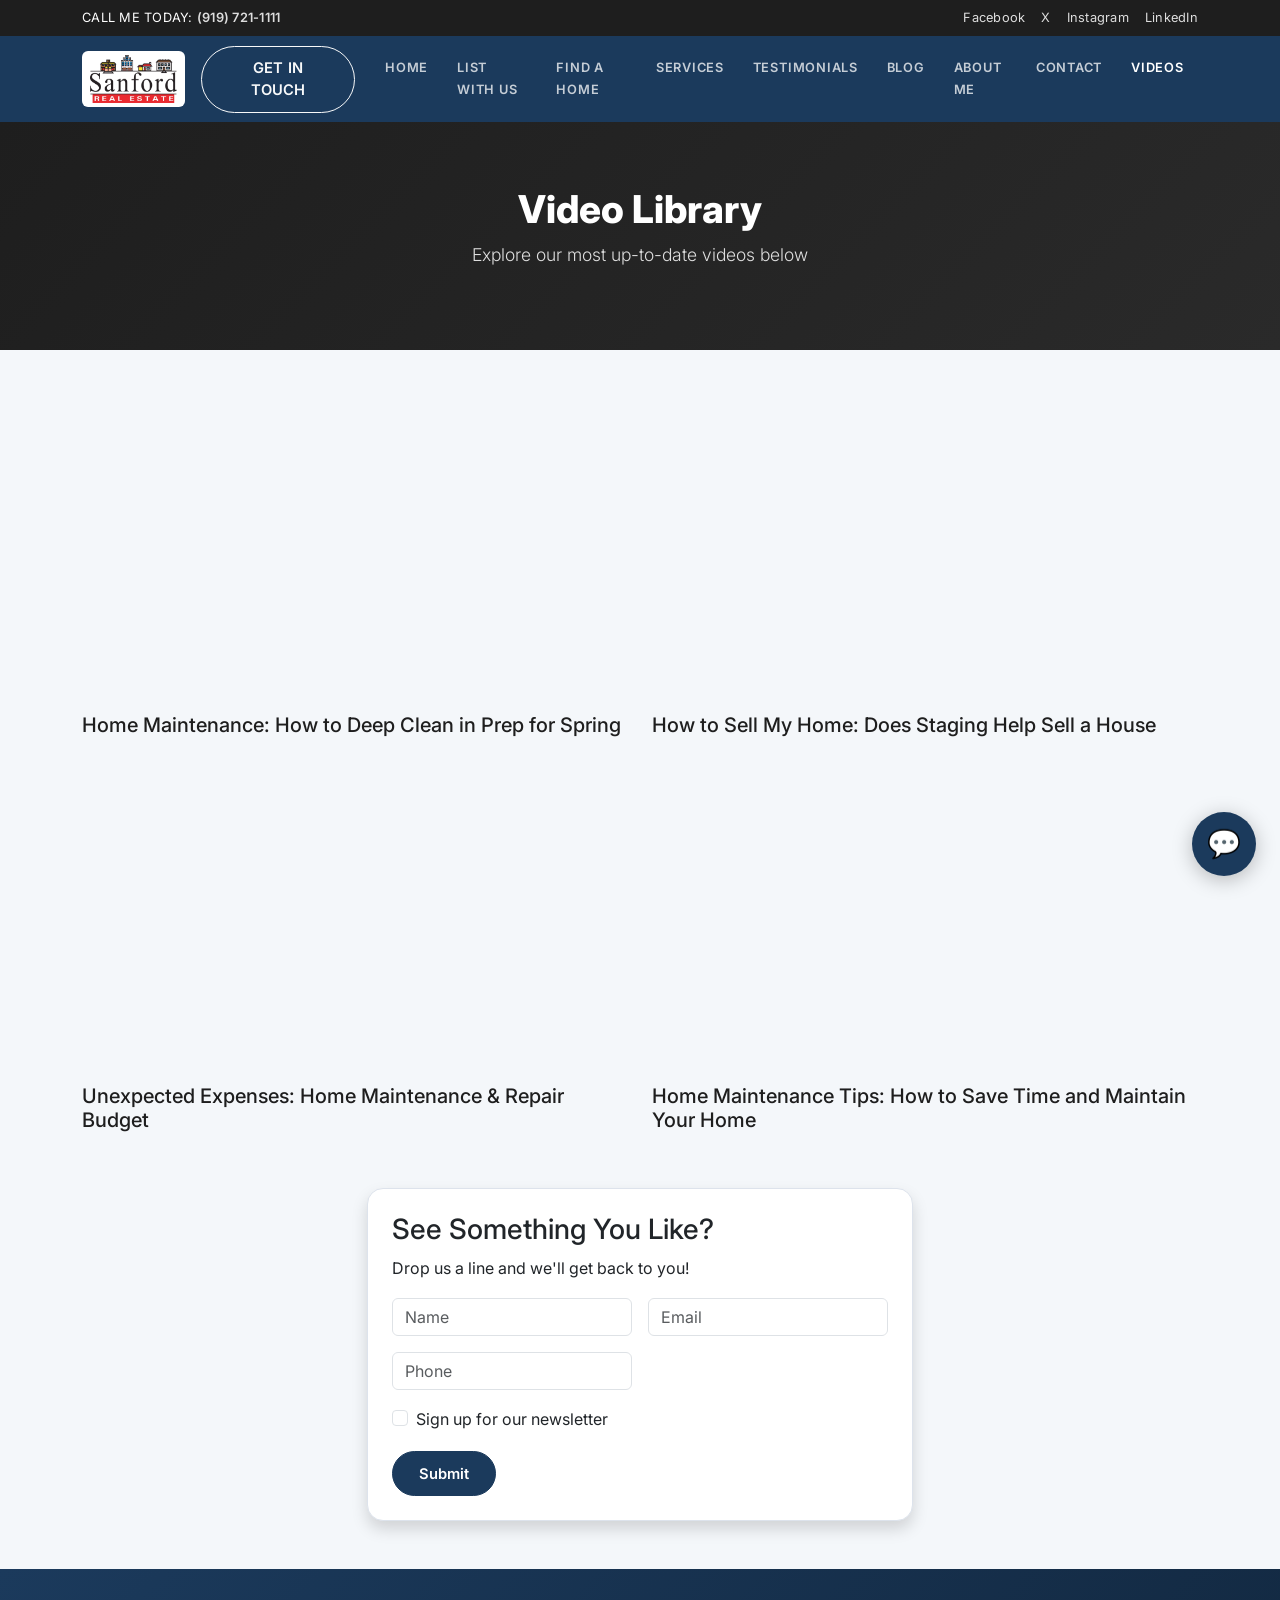
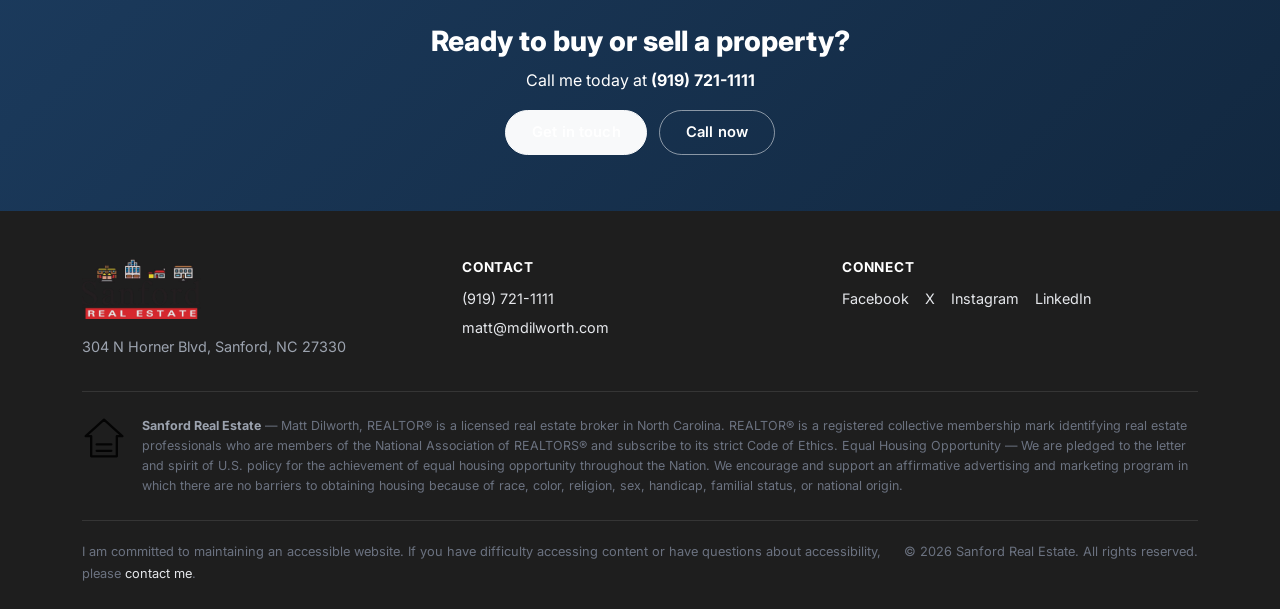
<file: videos.html>
<!doctype html>
<html lang="en">
<head>
  <meta charset="utf-8">
  <title>Videos | Matt Dilworth, REALTOR&reg;</title>
  <meta name="viewport" content="width=device-width, initial-scale=1">
  <meta name="description" content="Watch helpful real estate videos - home maintenance, staging tips, and more.">
  <link rel="preconnect" href="https://fonts.googleapis.com">
  <link rel="preconnect" href="https://fonts.gstatic.com" crossorigin>
  <link href="https://fonts.googleapis.com/css2?family=Inter:wght@400;600;700;800&display=swap" rel="stylesheet">
  <link href="https://cdn.jsdelivr.net/npm/bootstrap@5.3.3/dist/css/bootstrap.min.css" rel="stylesheet">
  <link href="/css/style.css" rel="stylesheet">
</head>
<body>
  <div id="top-bar"></div>
  <div id="site-nav"></div>

  <section class="page-hero">
    <div class="container">
      <h1>Video Library</h1>
      <p class="lead">Explore our most up-to-date videos below</p>
    </div>
  </section>

  <section class="py-5">
    <div class="container">
      <div class="row g-4 mb-5">
        <div class="col-md-6">
          <div class="ratio ratio-16x9">
            <iframe src="https://www.youtube.com/embed/IKUsLTerzzc" title="Home Maintenance: How to Deep Clean in Prep for Spring" allowfullscreen></iframe>
          </div>
          <h5 class="mt-2">Home Maintenance: How to Deep Clean in Prep for Spring</h5>
        </div>
        <div class="col-md-6">
          <div class="ratio ratio-16x9">
            <iframe src="https://www.youtube.com/embed/YwP9ek6Bp1s" title="Does Staging Help Sell a House" allowfullscreen></iframe>
          </div>
          <h5 class="mt-2">How to Sell My Home: Does Staging Help Sell a House</h5>
        </div>
        <div class="col-md-6">
          <div class="ratio ratio-16x9">
            <iframe src="https://www.youtube.com/embed/alJkfI0Hnkg" title="Unexpected Expenses - Home Maintenance Budget" allowfullscreen></iframe>
          </div>
          <h5 class="mt-2">Unexpected Expenses: Home Maintenance &amp; Repair Budget</h5>
        </div>
        <div class="col-md-6">
          <div class="ratio ratio-16x9">
            <iframe src="https://www.youtube.com/embed/Q0Gkms-3iUE" title="Home Maintenance Tips" allowfullscreen></iframe>
          </div>
          <h5 class="mt-2">Home Maintenance Tips: How to Save Time and Maintain Your Home</h5>
        </div>
      </div>

      <div class="row justify-content-center">
        <div class="col-lg-6">
          <div class="card shadow">
            <div class="card-body p-4">
              <h3>See Something You Like?</h3>
              <p>Drop us a line and we'll get back to you!</p>
              <div id="video-form-alert" class="alert d-none mb-3" role="alert"></div>
              <form id="video-form" novalidate>
                <div class="row g-3">
                  <div class="col-md-6">
                    <input type="text" class="form-control" id="vidName" placeholder="Name" required>
                  </div>
                  <div class="col-md-6">
                    <input type="email" class="form-control" id="vidEmail" placeholder="Email" required>
                  </div>
                  <div class="col-md-6">
                    <input type="tel" class="form-control" id="vidPhone" placeholder="Phone">
                  </div>
                  <div class="col-12">
                    <div class="form-check">
                      <input class="form-check-input" type="checkbox" id="videoNewsletter">
                      <label class="form-check-label" for="videoNewsletter">Sign up for our newsletter</label>
                    </div>
                  </div>
                  <div class="col-12">
                    <button type="submit" class="btn btn-primary">Submit</button>
                  </div>
                </div>
              </form>
            </div>
          </div>
        </div>
      </div>
    </div>
  </section>

  <div id="cta-band"></div>
  <div id="site-footer"></div>
  <script src="https://cdn.jsdelivr.net/npm/bootstrap@5.3.3/dist/js/bootstrap.bundle.min.js"></script>
  <script src="/js/components.js"></script>
  <script src="/js/forms.js?v=20260612t5"></script>
  <script src="/js/ai-chat.js"></script>
</body>
</html>
</file>
<file: css/style.css>
/* ===================================================
   Matt Dilworth Real Estate — 2026 Theme
   =================================================== */

:root {
  /* Navy + Gold palette */
  --primary: #1B3A5C;          /* deep navy */
  --primary-dark: #122840;
  --primary-soft: #E8F0F8;
  --accent: #C9A84C;           /* warm gold */
  --accent-soft: #FDF8EC;
  --dark: #1E1E1E;
  --gray: #5A5A5A;
  --gray-light: #9CA3AF;
  --light-bg: #F4F7FA;        /* clean cool off-white */
  --surface: #FFFFFF;
  --border: #DDE3EC;
  --radius: 1rem;
  --radius-sm: 0.5rem;
  --font-sans: 'Inter', system-ui, -apple-system, BlinkMacSystemFont, 'Segoe UI', sans-serif;
  --shadow-sm: 0 1px 3px rgba(0,0,0,.06);
  --shadow-md: 0 8px 30px rgba(0,0,0,.08);
  --shadow-lg: 0 20px 50px rgba(0,0,0,.10);

  /* Override Bootstrap 5 CSS custom properties to keep our color palette */
  --bs-primary: #1B3A5C;
  --bs-primary-rgb: 27, 58, 92;
  --bs-link-color: #1B3A5C;
  --bs-link-color-rgb: 27, 58, 92;
  --bs-link-hover-color: #122840;
  --bs-link-hover-color-rgb: 18, 40, 64;
}

/* === Reset & Base === */
*,
*::before,
*::after { box-sizing: border-box; }

body {
  font-family: var(--font-sans);
  color: var(--dark);
  background: var(--surface);
  scroll-behavior: smooth;
  line-height: 1.7;
  -webkit-font-smoothing: antialiased;
  opacity: 0;
  transition: opacity 0.3s ease;
}
body.page-ready { opacity: 1; }

a { color: var(--primary); text-decoration: none; transition: color .2s; }
a:hover { color: var(--primary-dark); text-decoration: underline; }

img { max-width: 100%; height: auto; }

/* === Top Bar === */
.top-bar {
  background: var(--dark);
  color: #fff;
  font-size: 0.8rem;
  padding: 0.45rem 0;
  letter-spacing: 0.02em;
}
.top-bar a { color: #fff; text-decoration: none; opacity: .85; transition: opacity .2s; }
.top-bar a:hover { opacity: 1; text-decoration: underline; }

/* === Navbar === */
#site-nav.navbar {
  background: var(--primary) !important;
  border-bottom: none;
  padding: 0.6rem 0;
  transition: box-shadow .3s;
}
#site-nav.navbar.scrolled {
  box-shadow: 0 2px 16px rgba(0,0,0,.3);
}

.navbar-brand {
  display: flex;
  align-items: center;
}
.navbar-brand .brand-logo {
  height: 56px;
  width: auto;
  display: block;
  background: #ffffff;
  border-radius: 6px;
  padding: 4px 8px;
}

.nav-link {
  text-transform: uppercase;
  font-size: 0.8rem;
  letter-spacing: 0.06em;
  font-weight: 600;
  color: rgba(255,255,255,.75) !important;
  transition: color .2s;
  padding: 0.5rem 0.9rem !important;
}
.nav-link:hover,
.nav-link.active {
  color: #fff !important;
}

.navbar-toggler {
  border-color: rgba(255,255,255,.4);
}
.navbar-toggler-icon {
  background-image: url("data:image/svg+xml,%3csvg xmlns='http://www.w3.org/2000/svg' viewBox='0 0 30 30'%3e%3cpath stroke='rgba%28255%2C255%2C255%2C0.75%29' stroke-linecap='round' stroke-miterlimit='10' stroke-width='2' d='M4 7h22M4 15h22M4 23h22'/%3e%3c/svg%3e");
}

/* === Buttons === */
.btn {
  font-weight: 600;
  border-radius: 999px;
  padding: 0.65rem 1.6rem;
  font-size: 0.92rem;
  transition: all .2s;
  letter-spacing: 0.01em;
}

.btn-primary {
  /* Override Bootstrap 5's --bs-btn-* variables so all states use our navy */
  --bs-btn-bg: var(--primary);
  --bs-btn-border-color: var(--primary);
  --bs-btn-hover-bg: var(--primary-dark);
  --bs-btn-hover-border-color: var(--primary-dark);
  --bs-btn-active-bg: var(--primary-dark);
  --bs-btn-active-border-color: var(--primary-dark);
  --bs-btn-disabled-bg: var(--primary);
  --bs-btn-disabled-border-color: var(--primary);
  background: var(--primary);
  border-color: var(--primary);
  color: #fff;
}
.btn-primary:hover,
.btn-primary:focus {
  background: var(--primary-dark);
  border-color: var(--primary-dark);
  box-shadow: 0 4px 14px rgba(27,58,92,.3);
}

.btn-outline-primary {
  color: var(--dark);
  border-color: var(--border);
  background: transparent;
}
.btn-outline-primary:hover {
  background: var(--light-bg);
  border-color: var(--gray-light);
  color: var(--dark);
}

/* Hero logo above heading */
.hero-logo {
  height: 90px;
  width: auto;
  display: block;
}

/* === Home Hero === */
.page-hero-home {
  background: none;
  color: var(--dark);
  padding: 0;
  position: relative;
}

.hero-grid {
  display: grid;
  grid-template-columns: 1.1fr 0.9fr;
  gap: 3rem;
  align-items: center;
  padding: 4rem 0 3rem;
}

.hero-copy .eyebrow {
  display: inline-flex;
  padding: 0.25rem 0.85rem;
  border-radius: 999px;
  background: var(--primary-soft);
  color: var(--primary);
  font-size: 0.72rem;
  letter-spacing: 0.08em;
  text-transform: uppercase;
  font-weight: 700;
  margin-bottom: 1rem;
}

.hero-copy h1 {
  font-size: clamp(2.2rem, 3.5vw + 0.5rem, 3.2rem);
  font-weight: 800;
  line-height: 1.1;
  color: var(--dark);
  margin: 0 0 1rem;
  text-transform: none;
}

.hero-copy .lead {
  font-size: 1.1rem;
  color: var(--gray);
  font-style: normal;
  max-width: 30rem;
  margin-bottom: 1.75rem;
  line-height: 1.7;
}

.hero-actions {
  display: flex;
  flex-wrap: wrap;
  gap: 0.75rem;
  margin-bottom: 1.25rem;
}

.hero-meta {
  font-size: 0.9rem;
  color: var(--gray-light);
}
.hero-meta a { color: var(--primary); font-weight: 600; }

/* Agent Card in Hero */
.agent-card {
  background: var(--surface);
  border: 1px solid var(--border);
  border-radius: var(--radius);
  padding: 1rem;
  max-width: 340px;
  box-shadow: var(--shadow-lg);
  margin-left: auto;
}
.agent-card .agent-photo {
  width: 100%;
  aspect-ratio: 1;
  object-fit: cover;
  border-radius: calc(var(--radius) - 4px);
  display: block;
}
.agent-card-body { padding-top: 0.9rem; }
.agent-card-body .agent-name { margin: 0; font-weight: 700; font-size: 1.05rem; }
.agent-card-body .agent-role { margin: 0.1rem 0; font-size: 0.85rem; color: var(--gray); }
.agent-card-body .agent-tagline { margin: 0.35rem 0 0; font-size: 0.85rem; color: var(--gray-light); }

@media (max-width: 768px) {
  .hero-grid {
    grid-template-columns: 1fr;
    padding: 2.5rem 0 2rem;
    gap: 2rem;
  }
  .agent-card { margin-left: 0; max-width: 280px; }
}

/* === Sub-page Hero Banners === */
.page-hero {
  background: linear-gradient(135deg, var(--dark) 0%, #2a2a2a 100%);
  color: #fff;
  padding: 4rem 0;
  text-align: center;
}
.page-hero h1 {
  font-size: 2.4rem;
  font-weight: 800;
  text-transform: none;
  margin-bottom: 0.5rem;
}
.page-hero p.lead {
  font-style: normal;
  font-size: 1.1rem;
  opacity: .85;
}

/* === Section Helpers === */
.section-label {
  text-transform: uppercase;
  letter-spacing: 0.1em;
  font-weight: 700;
  font-size: 0.72rem;
  color: var(--primary);
  margin-bottom: 0.5rem;
}
.section-divider {
  width: 48px;
  height: 3px;
  background: var(--accent);
  border-radius: 2px;
  margin: 0.6rem auto 1.5rem;
}

section {
  padding: 4rem 0;
}
section:nth-of-type(even) {
  background: var(--light-bg);
}

/* === Lead Form === */
#lead-form {
  background: var(--surface);
  border: 1px solid var(--border);
  border-radius: var(--radius);
  padding: 2rem;
  box-shadow: var(--shadow-md);
}

#lead-form .form-control,
#lead-form .form-select {
  border-radius: var(--radius-sm);
  border: 1px solid var(--border);
  padding: 0.6rem 0.85rem;
  font-size: 0.92rem;
  transition: border-color .2s, box-shadow .2s;
}
#lead-form .form-control:focus,
#lead-form .form-select:focus {
  border-color: var(--primary);
  box-shadow: 0 0 0 3px rgba(27,58,92,.15);
}

/* === About Section === */
.about-section {
  background: var(--light-bg);
}
.about-section .about-photo {
  width: 100%;
  max-width: 320px;
  border-radius: var(--radius);
  box-shadow: var(--shadow-md);
}

/* === Service Cards === */
.service-icon {
  font-size: 2.2rem;
  width: 56px;
  height: 56px;
  display: flex;
  align-items: center;
  justify-content: center;
  background: var(--primary-soft);
  border-radius: 14px;
  margin-bottom: 0.85rem;
}

.card {
  border: 1px solid var(--border);
  border-radius: var(--radius);
  box-shadow: var(--shadow-sm);
  transition: box-shadow .2s, transform .2s;
  overflow: hidden;
}
.card:hover {
  box-shadow: var(--shadow-md);
  transform: translateY(-2px);
}

/* === Stats === */
.stat-item h3 {
  font-size: 1.6rem;
  font-weight: 800;
  color: var(--primary);
  margin-bottom: 0.25rem;
}
.stat-item p {
  color: var(--gray);
  font-size: 0.9rem;
}

/* === Testimonials === */
.testimonial-card {
  background: var(--surface);
  border: 1px solid var(--border);
  border-radius: var(--radius);
  padding: 1.75rem;
  box-shadow: var(--shadow-sm);
}
.testimonial-text {
  font-style: italic;
  font-size: 1rem;
  color: var(--dark);
  line-height: 1.7;
  margin-bottom: 1rem;
}
.testimonial-author {
  font-weight: 600;
  font-size: 0.9rem;
  color: var(--gray);
}

/* === CTA Band === */
.cta-band {
  background: linear-gradient(135deg, var(--primary) 0%, var(--primary-dark) 100%);
  color: #fff;
  padding: 3.5rem 0;
  text-align: center;
}
.cta-band h2 { font-weight: 800; margin-bottom: 0.5rem; }
.cta-band a { color: #fff; }
.cta-band .btn-outline-primary {
  color: #fff;
  border-color: rgba(255,255,255,.5);
}
.cta-band .btn-outline-primary:hover {
  background: rgba(255,255,255,.15);
  border-color: #fff;
  color: #fff;
}

/* === Footer === */
.site-footer {
  background: var(--dark);
  color: #9CA3AF;
  padding: 3rem 0 1.5rem;
  font-size: 0.9rem;
}
.site-footer h5 {
  color: #fff;
  font-size: 0.85rem;
  text-transform: uppercase;
  letter-spacing: 0.06em;
  font-weight: 700;
  margin-bottom: 0.75rem;
}
.site-footer a { color: #E5E7EB; text-decoration: none; }
.site-footer a:hover { color: #fff; text-decoration: underline; }

/* Footer compliance row */
.footer-compliance {
  border-top: 1px solid rgba(255,255,255,.1);
  margin-top: 2rem;
  padding-top: 1.5rem;
  font-size: 0.78rem;
  color: #6B7280;
  line-height: 1.6;
}
.footer-compliance strong { color: #9CA3AF; }

.eho-logo {
  width: 44px;
  height: 44px;
  color: #6B7280;
  opacity: 0.85;
}

.footer-bottom {
  border-top: 1px solid rgba(255,255,255,.1);
  margin-top: 1.5rem;
  padding-top: 1.25rem;
  font-size: 0.8rem;
  color: #6B7280;
}

.footer-logo {
  height: 60px;
  width: auto;
  display: block;
  opacity: 0.9;
}

/* === Blog Card === */
.blog-card img { height: 200px; object-fit: cover; border-radius: var(--radius) var(--radius) 0 0; }

/* === Video Embed === */
.video-wrapper {
  position: relative;
  padding-bottom: 56.25%;
  height: 0;
  overflow: hidden;
  border-radius: var(--radius);
}
.video-wrapper iframe {
  position: absolute; top: 0; left: 0;
  width: 100%; height: 100%; border: 0;
}

/* === Utility === */
.rounded-xl { border-radius: var(--radius) !important; }

/* === AI Chat Widget === */
#ai-chat-floating {
  position: fixed;
  bottom: 24px;
  right: 24px;
  z-index: 9999;
}
#ai-chat-floating .ai-chat-fab {
  width: 64px;
  height: 64px;
  border-radius: 50%;
  border: none;
  background: var(--primary, #1B3A5C);
  color: #fff;
  font-size: 1.7rem;
  cursor: pointer;
  box-shadow: 0 4px 20px rgba(0,0,0,0.25);
  transition: transform 0.2s, box-shadow 0.2s;
}
#ai-chat-floating .ai-chat-fab:hover {
  transform: scale(1.1);
  box-shadow: 0 6px 24px rgba(0,0,0,0.35);
}
#ai-chat-floating .ai-chat-panel {
  display: none;
  position: absolute;
  bottom: 78px;
  right: 0;
  width: 400px;
  max-height: 560px;
}
#ai-chat-floating.ai-chat-open .ai-chat-panel {
  display: flex;
}
#ai-chat-floating.ai-chat-open .ai-chat-fab {
  display: none;
}

.ai-chat-panel {
  display: flex;
  flex-direction: column;
  background: #fff;
  border-radius: 12px;
  box-shadow: 0 8px 32px rgba(0,0,0,0.18);
  overflow: hidden;
  border: 1px solid #d0d5dd;
  font-size: 0.95rem;
}
.ai-chat-panel.ai-chat-embedded {
  max-height: 520px;
  min-height: 400px;
  border-radius: 12px;
  box-shadow: 0 4px 16px rgba(0,0,0,0.1);
}

.ai-chat-header {
  display: flex;
  align-items: center;
  justify-content: space-between;
  padding: 14px 18px;
  background: var(--primary, #1B3A5C);
  color: #fff;
}
.ai-chat-title {
  font-weight: 600;
  font-size: 1rem;
}
.ai-chat-close {
  background: none;
  border: none;
  color: #fff;
  font-size: 1.5rem;
  cursor: pointer;
  line-height: 1;
  padding: 0 4px;
}

.ai-chat-messages {
  flex: 1;
  overflow-y: auto;
  padding: 18px;
  display: flex;
  flex-direction: column;
  gap: 14px;
  min-height: 240px;
  max-height: 380px;
}

.ai-msg {
  max-width: 85%;
  padding: 12px 16px;
  border-radius: 14px;
  font-size: 0.92rem;
  line-height: 1.55;
  word-wrap: break-word;
}
.ai-msg-user {
  align-self: flex-end;
  background: var(--primary, #1B3A5C);
  color: #fff;
  border-bottom-right-radius: 4px;
}
.ai-msg-assistant {
  align-self: flex-start;
  background: #f1f4f8;
  color: #212529;
  border-bottom-left-radius: 4px;
}
.ai-msg-assistant p { margin: 0 0 8px; }
.ai-msg-assistant p:last-child { margin: 0; }

.ai-msg-content { word-break: break-word; }

.ai-typing {
  color: #888;
  font-style: italic;
}
.ai-citations {
  margin-top: 10px;
  padding-top: 8px;
  border-top: 1px solid #ddd;
  font-size: 0.8rem;
  color: #666;
}
.ai-citations a {
  color: var(--primary, #1B3A5C);
  text-decoration: none;
}
.ai-citations a:hover { text-decoration: underline; }

.ai-chat-input {
  display: flex;
  border-top: 1px solid #e0e0e0;
  padding: 12px 14px;
  gap: 10px;
  background: #fafbfc;
}
.ai-chat-input input {
  flex: 1;
  border: 1px solid #ccc;
  border-radius: 22px;
  padding: 10px 16px;
  font-size: 0.92rem;
  outline: none;
}
.ai-chat-input input:focus {
  border-color: var(--primary, #1B3A5C);
  box-shadow: 0 0 0 2px rgba(27,58,92,0.15);
}
.ai-chat-input button {
  background: var(--primary, #1B3A5C);
  color: #fff;
  border: none;
  border-radius: 50%;
  width: 40px;
  height: 40px;
  cursor: pointer;
  font-size: 1.1rem;
  display: flex;
  align-items: center;
  justify-content: center;
  transition: background 0.15s;
}
.ai-chat-input button:hover {
  background: var(--primary-dark, #122840);
}

@media (max-width: 480px) {
  #ai-chat-floating .ai-chat-panel {
    width: calc(100vw - 32px);
    right: -8px;
    bottom: 72px;
    max-height: 70vh;
  }
}
</file>
